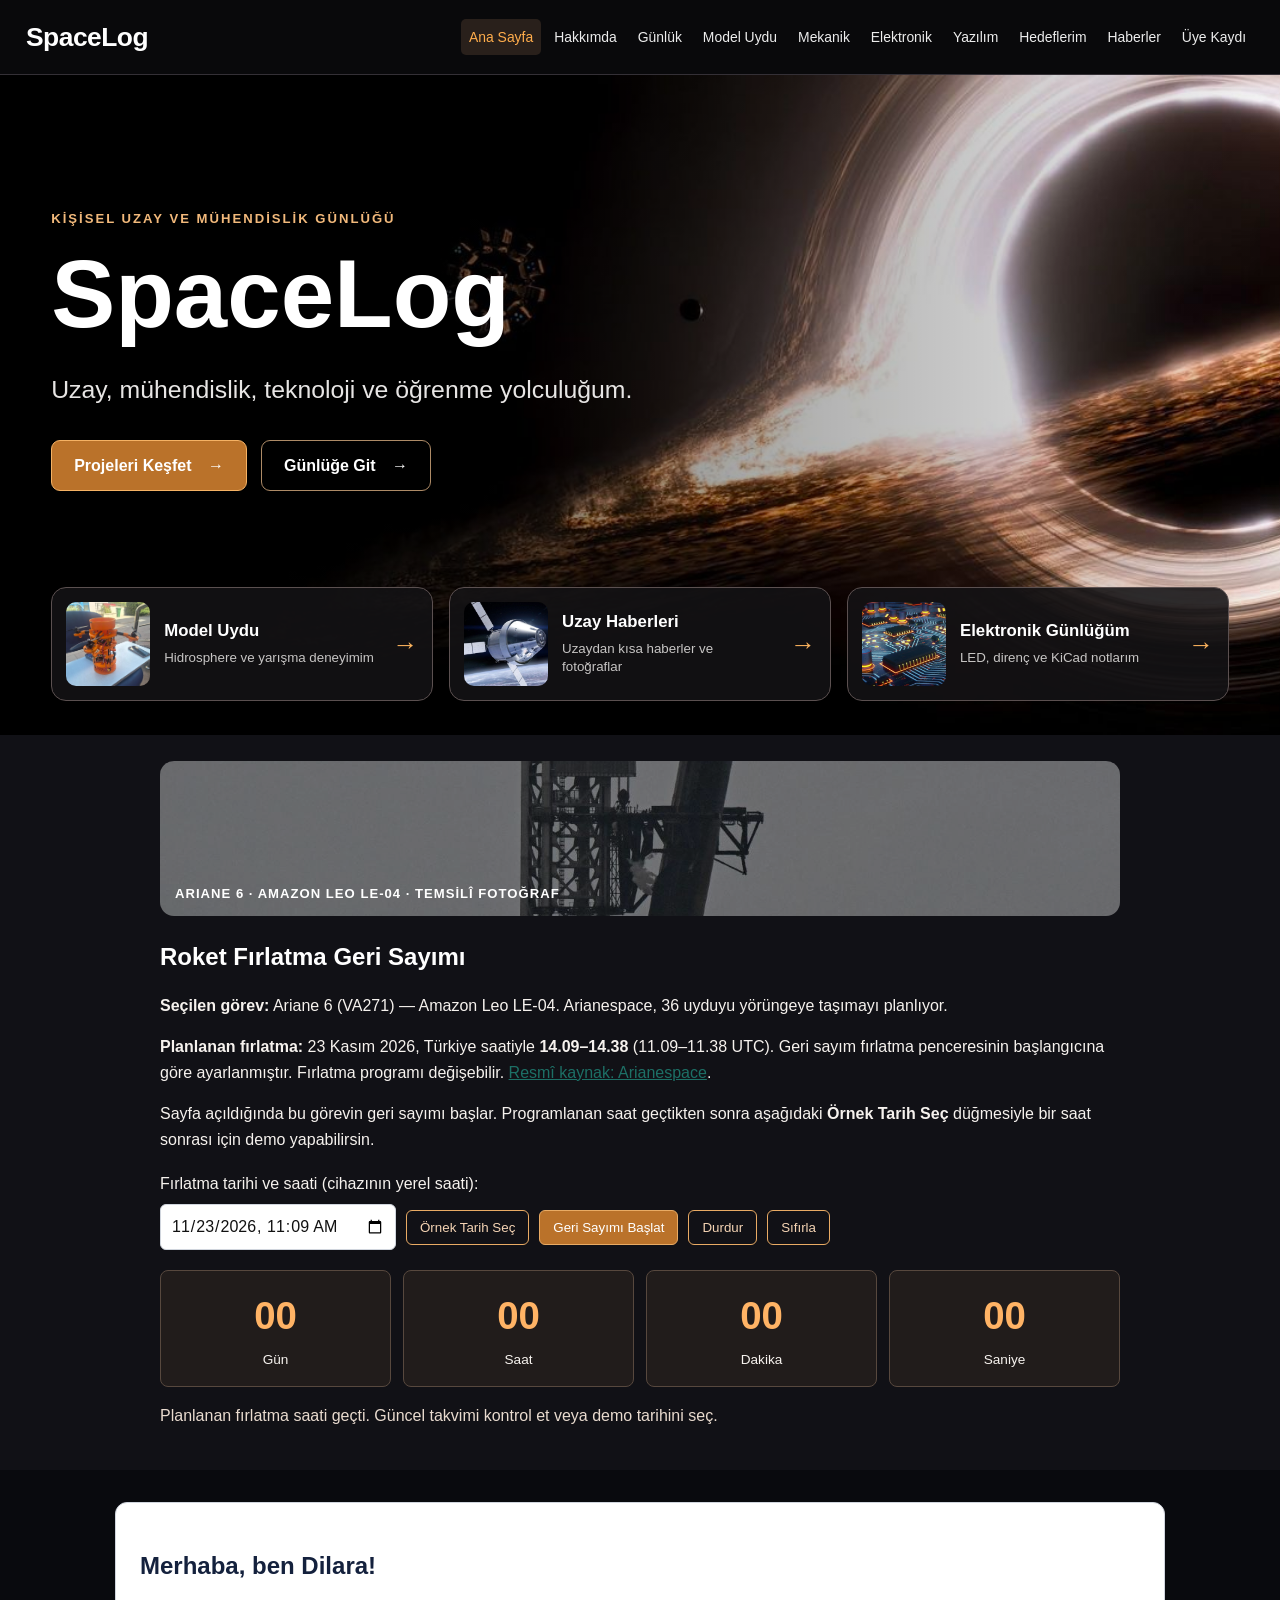
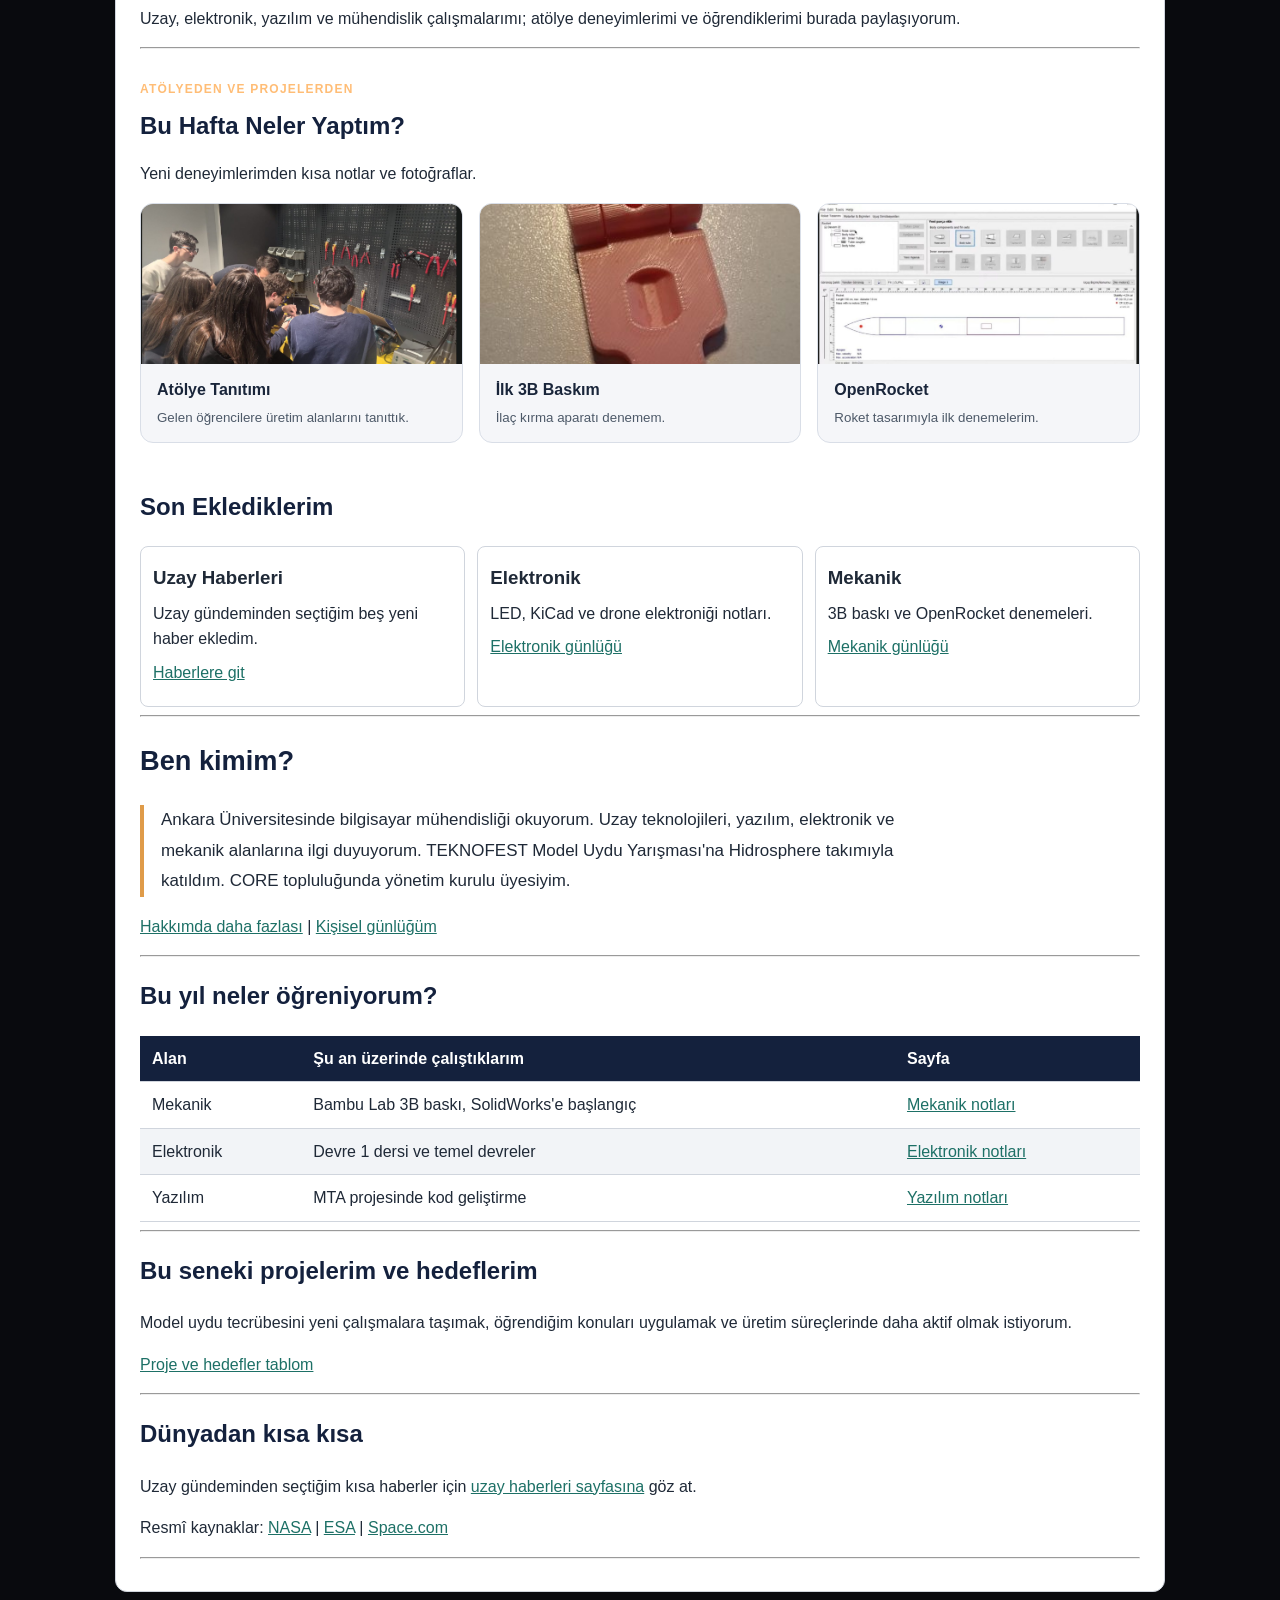
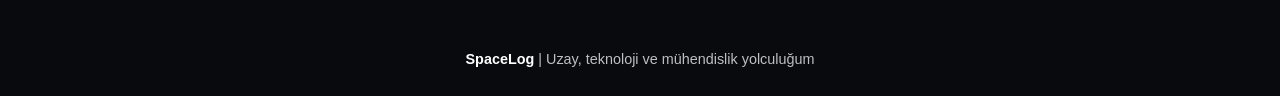
<file: index.html>
<!DOCTYPE html>
<html lang="tr">
<head>
<meta charset="utf-8"/>
<meta content="width=device-width, initial-scale=1.0" name="viewport"/>
<title>SpaceLog | Ana Sayfa</title>
<link href="css/stil.css" rel="stylesheet"/>
</head>
<body class="ana-sayfa">
<header>
<h2 class="site-adi">SpaceLog</h2>
<nav aria-label="Ana menü">
<ul>
<li><a class="aktif" href="index.html"><img alt="" height="16" src="img/home.png" width="16"/> Ana Sayfa</a></li>
<li><a href="hakkimda.html"><img alt="" height="16" src="img/minik-yildiz.png" width="16"/> Hakkımda</a></li>
<li><a href="gunluk.html"><img alt="" height="16" src="img/minik-yildiz.png" width="16"/> Günlük</a></li>
<li><a href="uydu.html"><img alt="" height="16" src="img/minik-uydu.png" width="16"/> Model Uydu</a></li>
<li><a href="mekanik.html"><img alt="" height="16" src="img/minik-arac.png" width="16"/> Mekanik</a></li>
<li><a href="elektronik.html"><img alt="" height="16" src="img/minik-cip.png" width="16"/> Elektronik</a></li>
<li><a href="yazilim.html"><img alt="" height="16" src="img/minik-cip.png" width="16"/> Yazılım</a></li>
<li><a href="hedefler.html"><img alt="" height="16" src="img/minik-roket.png" width="16"/> Hedeflerim</a></li>
<li><a href="haberler.html"><img alt="" height="16" src="img/minik-roket.png" width="16"/> Haberler</a></li>
<li><a href="uyelik.html"><img alt="" height="16" src="img/minik-yildiz.png" width="16"/> Üye Kaydı</a></li>
</ul>
</nav>
</header>
<section aria-label="SpaceLog tanıtımı" class="ana-kapak">
<div class="kapak-icerik">
<p class="ust-etiket">KİŞİSEL UZAY VE MÜHENDİSLİK GÜNLÜĞÜ</p>
<h1>SpaceLog</h1>
<p class="kapak-aciklama">Uzay, mühendislik, teknoloji ve öğrenme yolculuğum.</p>
<div class="kapak-baglantilar">
<a class="kapak-buton birincil" href="hedefler.html">Projeleri Keşfet <span aria-hidden="true">→</span></a>
<a class="kapak-buton ikincil" href="gunluk.html">Günlüğe Git <span aria-hidden="true">→</span></a>
</div>
</div>
<div class="kapak-kartlar">
<a class="kapak-kart" href="uydu.html">
<img alt="Model uydu prototipim" src="img/uydu-sistem-1.png"/>
<span><strong>Model Uydu</strong><small>Hidrosphere ve yarışma deneyimim</small></span>
<span aria-hidden="true" class="kart-ok">→</span>
</a>
<a class="kapak-kart" href="haberler.html">
<img alt="Uzay haberleri için roket fırlatışı görseli" src="img/ana-haber.jpg"/>
<span><strong>Uzay Haberleri</strong><small>Uzaydan kısa haberler ve fotoğraflar</small></span>
<span aria-hidden="true" class="kart-ok">→</span>
</a>
<a class="kapak-kart" href="elektronik.html">
<img alt="Elektronik devre kartı görseli" src="img/ana-elektronik.jpg"/>
<span><strong>Elektronik Günlüğüm</strong><small>LED, direnç ve KiCad notlarım</small></span>
<span aria-hidden="true" class="kart-ok">→</span>
</a>
</div>
</section>
<!-- Hafta 4: JavaScript ile canlı geri sayım -->
<section aria-labelledby="geri-sayim-baslik" class="geri-sayim">
<div class="geri-sayim-icerik"><div class="sayac-ust-gorsel"><img alt="Fırlatma kulesindeki Starship roketi (Ariane 6 görevi için temsilî fotoğraf)" loading="lazy" src="img/haber-starship.jpg"/><span>ARIANE 6 · AMAZON LEO LE-04 · TEMSİLÎ FOTOĞRAF</span></div>
<h2 id="geri-sayim-baslik">Roket Fırlatma Geri Sayımı</h2>
<p><strong>Seçilen görev:</strong> Ariane 6 (VA271) — Amazon Leo LE-04. Arianespace, 36 uyduyu yörüngeye taşımayı planlıyor.</p>
<p><strong>Planlanan fırlatma:</strong> 23 Kasım 2026, Türkiye saatiyle <strong>14.09–14.38</strong> (11.09–11.38 UTC). Geri sayım fırlatma penceresinin başlangıcına göre ayarlanmıştır. Fırlatma programı değişebilir. <a href="https://www.arianespace.com/news/mission-va271-launch-window-on-november-23-2026/" target="_blank" rel="noopener noreferrer">Resmî kaynak: Arianespace</a>.</p>
<p>Sayfa açıldığında bu görevin geri sayımı başlar. Programlanan saat geçtikten sonra aşağıdaki <strong>Örnek Tarih Seç</strong> düğmesiyle bir saat sonrası için demo yapabilirsin.</p>
<label for="firlatma-tarihi">Fırlatma tarihi ve saati (cihazının yerel saati):</label>
<div class="geri-sayim-kontrol">
<input id="firlatma-tarihi" type="datetime-local"/>
<button id="ornek-tarih" type="button">Örnek Tarih Seç</button>
<button id="sayaci-baslat" type="button">Geri Sayımı Başlat</button>
<button id="sayaci-durdur" type="button">Durdur</button>
<button id="sayaci-sifirla" type="button">Sıfırla</button>
</div>
<div aria-label="Fırlatmaya kalan süre" class="geri-sayim-degerler" role="timer">
<div><strong id="gun">00</strong><span>Gün</span></div>
<div><strong id="saat">00</strong><span>Saat</span></div>
<div><strong id="dakika">00</strong><span>Dakika</span></div>
<div><strong id="saniye">00</strong><span>Saniye</span></div>
</div>
<p aria-live="polite" id="sayac-mesaj">Ariane 6 görevinin geri sayımı yükleniyor...</p>
</div>
</section>
<main>
<h2>Merhaba, ben Dilara!</h2>
<p>Uzay, elektronik, yazılım ve mühendislik çalışmalarımı; atölye deneyimlerimi ve öğrendiklerimi burada paylaşıyorum.</p>
<hr/>
<section class="yeni-hafta-bolumu"><div class="bolum-ust"><span class="bolum-kicker">ATÖLYEDEN VE PROJELERDEN</span><h2>Bu Hafta Neler Yaptım?</h2><p>Yeni deneyimlerimden kısa notlar ve fotoğraflar.</p></div><div class="mini-kartlar">
<a class="mini-kart" href="gunluk.html"><img alt="Milli Teknoloji Atölyesinde öğrenciler" src="img/mta-atolye-calismasi.jpg"/><div><strong>Atölye Tanıtımı</strong><small>Gelen öğrencilere üretim alanlarını tanıttık.</small></div></a>
<a class="mini-kart" href="mekanik.html"><img alt="Pembe 3B baskı parça" src="img/ilk-3b-baskim.jpg"/><div><strong>İlk 3B Baskım</strong><small>İlaç kırma aparatı denemem.</small></div></a>
<a class="mini-kart" href="hedefler.html"><img alt="OpenRocket programında roket modeli" src="img/openrocket-denemem.jpg"/><div><strong>OpenRocket</strong><small>Roket tasarımıyla ilk denemelerim.</small></div></a>
</div></section><section>
<h2>Son Eklediklerim</h2>
<div class="calisma-kutulari">
<div class="calisma-kutu"><h3>Uzay Haberleri</h3><p>Uzay gündeminden seçtiğim beş yeni haber ekledim.</p><p><a href="haberler.html">Haberlere git</a></p></div>
<div class="calisma-kutu"><h3>Elektronik</h3><p>LED, KiCad ve drone elektroniği notları.</p><p><a href="elektronik.html">Elektronik günlüğü</a></p></div>
<div class="calisma-kutu"><h3>Mekanik</h3><p>3B baskı ve OpenRocket denemeleri.</p><p><a href="mekanik.html">Mekanik günlüğü</a></p></div>
</div>
</section>
<hr/>
<h2 class="profil-baslik">Ben kimim?</h2>
<p class="profil-aciklama">
            Ankara Üniversitesinde bilgisayar mühendisliği okuyorum. Uzay teknolojileri, yazılım, elektronik ve mekanik alanlarına ilgi duyuyorum. TEKNOFEST Model Uydu Yarışması'na Hidrosphere takımıyla katıldım. CORE topluluğunda yönetim kurulu üyesiyim.
        </p>
<p><a href="hakkimda.html">Hakkımda daha fazlası</a> | <a href="gunluk.html">Kişisel günlüğüm</a></p>
<hr/>
<h2>Bu yıl neler öğreniyorum?</h2>
<div class="tablo-kutu">
<table>
<tr>
<th>Alan</th>
<th>Şu an üzerinde çalıştıklarım</th>
<th>Sayfa</th>
</tr>
<tr>
<td>Mekanik</td>
<td>Bambu Lab 3B baskı, SolidWorks'e başlangıç</td>
<td><a href="mekanik.html">Mekanik notları</a></td>
</tr>
<tr>
<td>Elektronik</td>
<td>Devre 1 dersi ve temel devreler</td>
<td><a href="elektronik.html">Elektronik notları</a></td>
</tr>
<tr>
<td>Yazılım</td>
<td>MTA projesinde kod geliştirme</td>
<td><a href="yazilim.html">Yazılım notları</a></td>
</tr>
</table>
</div>
<hr/>
<h2>Bu seneki projelerim ve hedeflerim</h2>
<p>Model uydu tecrübesini yeni çalışmalara taşımak, öğrendiğim konuları uygulamak ve üretim süreçlerinde daha aktif olmak istiyorum.</p>
<p><a href="hedefler.html">Proje ve hedefler tablom</a></p>
<hr/>
<h2>Dünyadan kısa kısa</h2>
<p>Uzay gündeminden seçtiğim kısa haberler için <a href="haberler.html">uzay haberleri sayfasına</a> göz at.</p>
<p>
            Resmî kaynaklar:
            <a href="https://www.nasa.gov/" target="_blank">NASA</a>
            |
            <a href="https://www.esa.int/" target="_blank">ESA</a>
            |
            <a href="https://www.space.com/" target="_blank">Space.com</a>
</p>
<hr/>
</main>
<footer><p><strong>SpaceLog</strong> | Uzay, teknoloji ve mühendislik yolculuğum</p></footer>
<script src="js/script.js"></script>
</body>
</html>
</file>
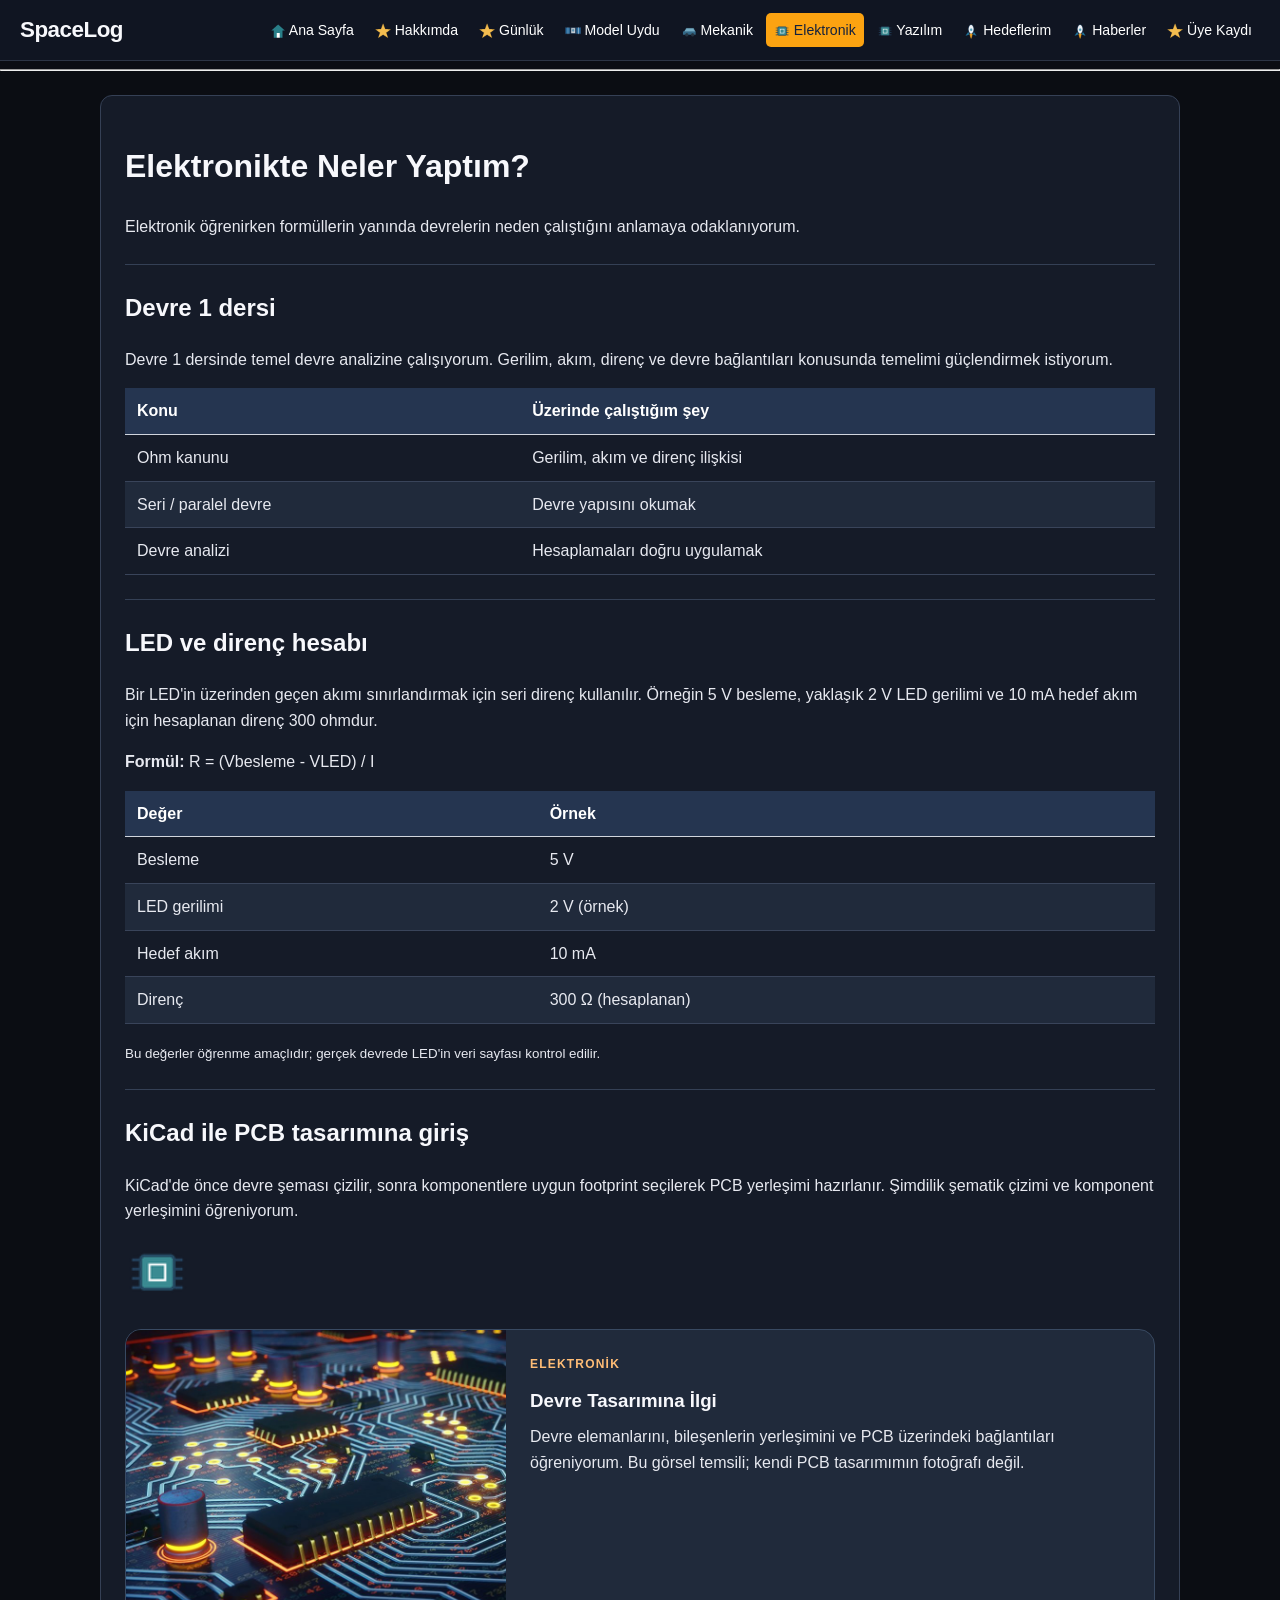
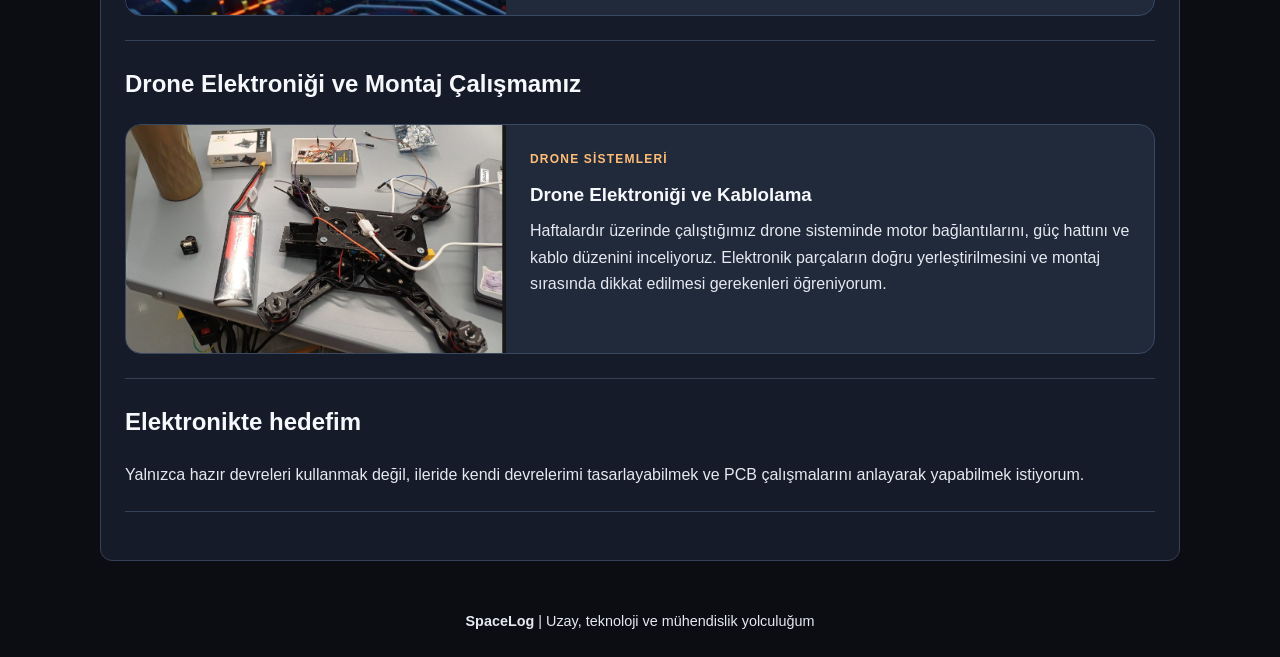
<file: elektronik.html>
<!DOCTYPE html>

<html lang="tr">
<head>
<meta charset="utf-8"/>
<meta content="width=device-width, initial-scale=1.0" name="viewport"/>
<title>SpaceLog | Elektronik Günlüğüm</title>
<link href="css/stil.css" rel="stylesheet"/>
</head>
<body class="ic-sayfa-koyu">
<header>
<h2 class="site-adi">SpaceLog</h2>
<nav aria-label="Ana menü">
<ul>
<li><a href="index.html"><img alt="" height="16" src="img/home.png" width="16"/> Ana Sayfa</a></li>
<li><a href="hakkimda.html"><img alt="" height="16" src="img/minik-yildiz.png" width="16"/> Hakkımda</a></li>
<li><a href="gunluk.html"><img alt="" height="16" src="img/minik-yildiz.png" width="16"/> Günlük</a></li>
<li><a href="uydu.html"><img alt="" height="16" src="img/minik-uydu.png" width="16"/> Model Uydu</a></li>
<li><a href="mekanik.html"><img alt="" height="16" src="img/minik-arac.png" width="16"/> Mekanik</a></li>
<li><a class="aktif" href="elektronik.html"><img alt="" height="16" src="img/minik-cip.png" width="16"/> Elektronik</a></li>
<li><a href="yazilim.html"><img alt="" height="16" src="img/minik-cip.png" width="16"/> Yazılım</a></li>
<li><a href="hedefler.html"><img alt="" height="16" src="img/minik-roket.png" width="16"/> Hedeflerim</a></li>
<li><a href="haberler.html"><img alt="" height="16" src="img/minik-roket.png" width="16"/> Haberler</a></li>
<li><a href="uyelik.html"><img alt="" height="16" src="img/minik-yildiz.png" width="16"/> Üye Kaydı</a></li>
</ul>
</nav>
</header>
<hr/>
<main>
<h1>Elektronikte Neler Yaptım?</h1>
<p>Elektronik öğrenirken formüllerin yanında devrelerin neden çalıştığını anlamaya odaklanıyorum.</p>
<hr/>
<h2>Devre 1 dersi</h2>
<p>Devre 1 dersinde temel devre analizine çalışıyorum. Gerilim, akım, direnç ve devre bağlantıları konusunda temelimi güçlendirmek istiyorum.</p>
<div class="tablo-kutu">
<table>
<tr>
<th>Konu</th>
<th>Üzerinde çalıştığım şey</th>
</tr>
<tr>
<td>Ohm kanunu</td>
<td>Gerilim, akım ve direnç ilişkisi</td>
</tr>
<tr>
<td>Seri / paralel devre</td>
<td>Devre yapısını okumak</td>
</tr>
<tr>
<td>Devre analizi</td>
<td>Hesaplamaları doğru uygulamak</td>
</tr>
</table>
</div>
<hr/>
<section>
<h2>LED ve direnç hesabı</h2>
<p>Bir LED'in üzerinden geçen akımı sınırlandırmak için seri direnç kullanılır. Örneğin 5 V besleme, yaklaşık 2 V LED gerilimi ve 10 mA hedef akım için hesaplanan direnç 300 ohmdur.</p>
<p><strong>Formül:</strong> R = (Vbesleme - VLED) / I</p>
<div class="tablo-kutu"><table>
<tr><th>Değer</th><th>Örnek</th></tr>
<tr><td>Besleme</td><td>5 V</td></tr>
<tr><td>LED gerilimi</td><td>2 V (örnek)</td></tr>
<tr><td>Hedef akım</td><td>10 mA</td></tr>
<tr><td>Direnç</td><td>300 Ω (hesaplanan)</td></tr>
</table></div>
<p><small>Bu değerler öğrenme amaçlıdır; gerçek devrede LED'in veri sayfası kontrol edilir.</small></p>
</section>
<hr/>
<section>
<h2>KiCad ile PCB tasarımına giriş</h2>
<p>KiCad'de önce devre şeması çizilir, sonra komponentlere uygun footprint seçilerek PCB yerleşimi hazırlanır. Şimdilik şematik çizimi ve komponent yerleşimini öğreniyorum.</p>
<img alt="Elektronik bölüm simgesi" src="img/minik-cip.png" width="64"/>
</section><article class="resimli-blok"><img alt="Elektronik devre kartı temsili görsel" loading="lazy" src="img/ana-elektronik.jpg"/><div><span class="bolum-kicker">ELEKTRONİK</span><h3>Devre Tasarımına İlgi</h3><p>Devre elemanlarını, bileşenlerin yerleşimini ve PCB üzerindeki bağlantıları öğreniyorum. Bu görsel temsili; kendi PCB tasarımımın fotoğrafı değil.</p></div></article>
<hr/>
<section class="drone-elektronik">
<h2>Drone Elektroniği ve Montaj Çalışmamız</h2>
<article class="resimli-blok">
<img alt="Elektronik bağlantıları ve motorları üzerinde çalıştığımız dört motorlu drone" loading="lazy" src="img/drone-prototip.jpg"/>
<div>
<span class="bolum-kicker">DRONE SİSTEMLERİ</span>
<h3>Drone Elektroniği ve Kablolama</h3>
<p>Haftalardır üzerinde çalıştığımız drone sisteminde motor bağlantılarını, güç hattını ve kablo düzenini inceliyoruz. Elektronik parçaların doğru yerleştirilmesini ve montaj sırasında dikkat edilmesi gerekenleri öğreniyorum.</p>
</div>
</article>
</section><hr/><h2>Elektronikte hedefim</h2>
<p>Yalnızca hazır devreleri kullanmak değil, ileride kendi devrelerimi tasarlayabilmek ve PCB çalışmalarını anlayarak yapabilmek istiyorum.</p>
<hr/>
</main>
<footer><p><strong>SpaceLog</strong> | Uzay, teknoloji ve mühendislik yolculuğum</p></footer>
</body>
</html>
</file>
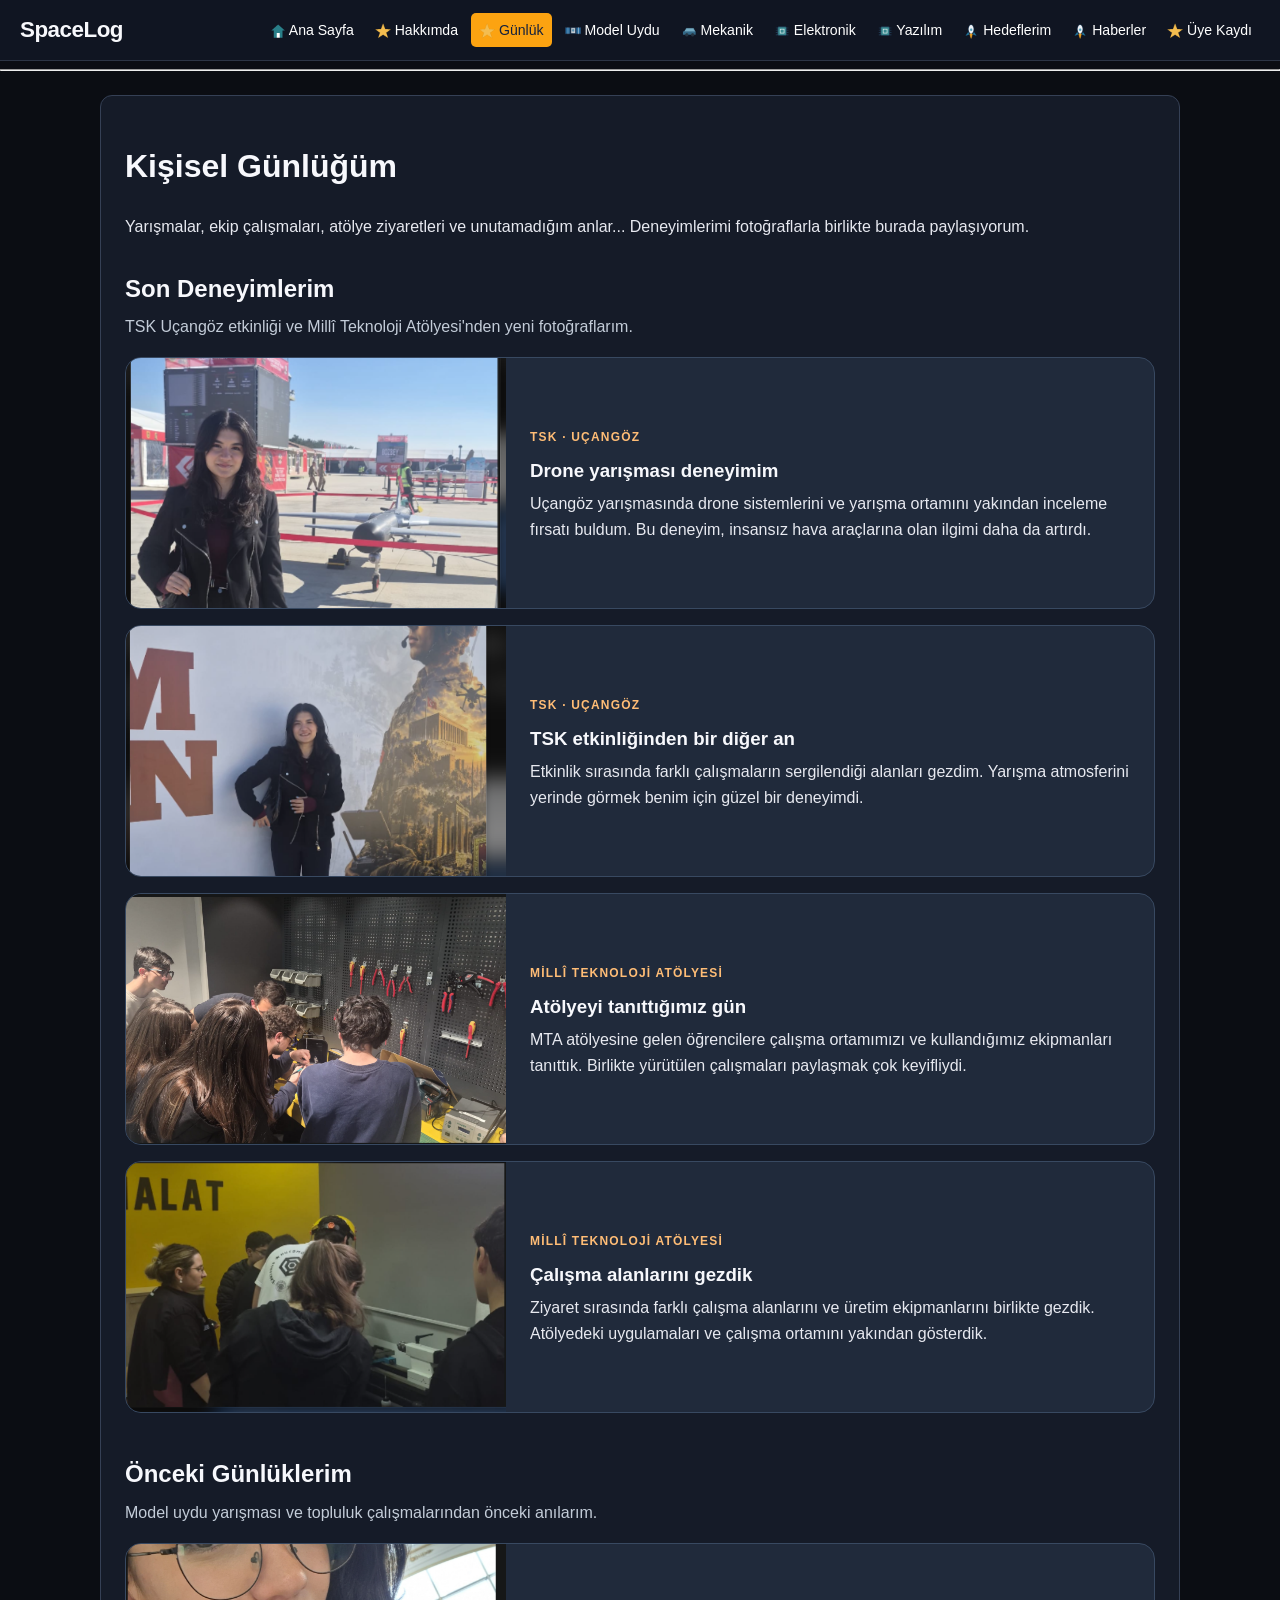
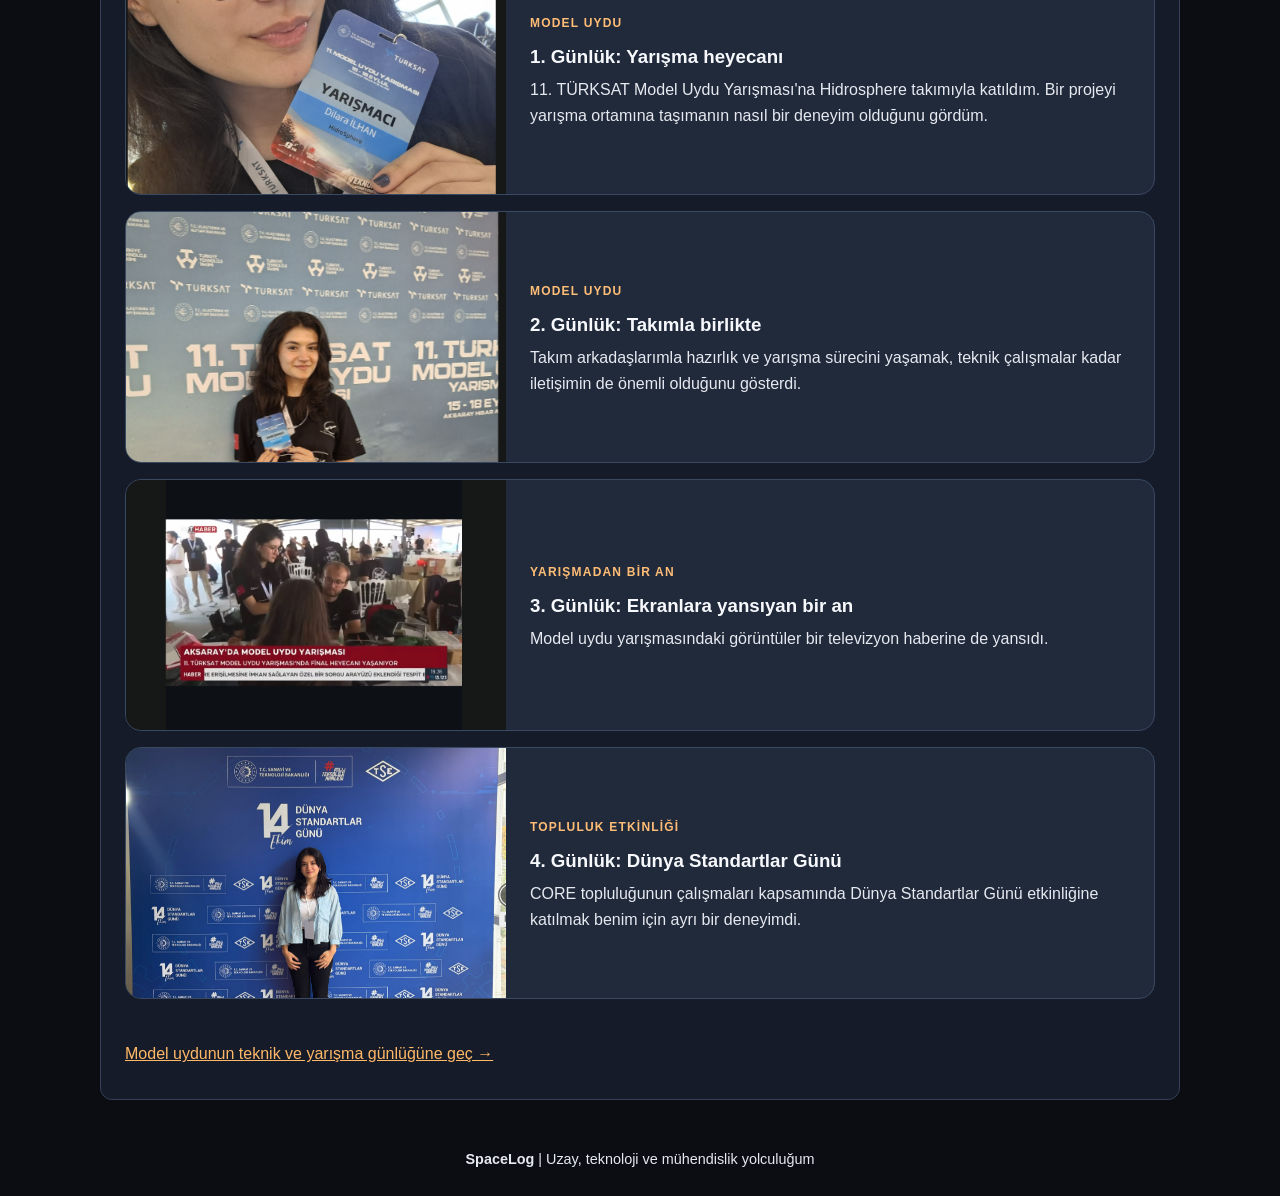
<file: gunluk.html>
<!DOCTYPE html>
<html lang="tr">
<head>
<meta charset="utf-8"/>
<meta content="width=device-width, initial-scale=1.0" name="viewport"/>
<title>SpaceLog | Kişisel Günlüğüm</title>
<link href="css/stil.css" rel="stylesheet"/>
</head>
<body class="ic-sayfa-koyu">
<header>
<h2 class="site-adi">SpaceLog</h2>
<nav aria-label="Ana menü">
<ul>
<li><a href="index.html"><img alt="" height="16" src="img/home.png" width="16"/> Ana Sayfa</a></li>
<li><a href="hakkimda.html"><img alt="" height="16" src="img/minik-yildiz.png" width="16"/> Hakkımda</a></li>
<li><a class="aktif" href="gunluk.html"><img alt="" height="16" src="img/minik-yildiz.png" width="16"/> Günlük</a></li>
<li><a href="uydu.html"><img alt="" height="16" src="img/minik-uydu.png" width="16"/> Model Uydu</a></li>
<li><a href="mekanik.html"><img alt="" height="16" src="img/minik-arac.png" width="16"/> Mekanik</a></li>
<li><a href="elektronik.html"><img alt="" height="16" src="img/minik-cip.png" width="16"/> Elektronik</a></li>
<li><a href="yazilim.html"><img alt="" height="16" src="img/minik-cip.png" width="16"/> Yazılım</a></li>
<li><a href="hedefler.html"><img alt="" height="16" src="img/minik-roket.png" width="16"/> Hedeflerim</a></li>
<li><a href="haberler.html"><img alt="" height="16" src="img/minik-roket.png" width="16"/> Haberler</a></li>
<li><a href="uyelik.html"><img alt="" height="16" src="img/minik-yildiz.png" width="16"/> Üye Kaydı</a></li>
</ul>
</nav>
</header>
<hr/>
<main class="gunluk-ana">
<h1>Kişisel Günlüğüm</h1>
<p class="gunluk-giris">Yarışmalar, ekip çalışmaları, atölye ziyaretleri ve unutamadığım anlar... Deneyimlerimi fotoğraflarla birlikte burada paylaşıyorum.</p>
<section class="yeni-gunlukler" aria-label="Son deneyimlerim">
<h2>Son Deneyimlerim</h2>
<p>TSK Uçangöz etkinliği ve Millî Teknoloji Atölyesi'nden yeni fotoğraflarım.</p>
<article class="resimli-blok gunluk-karti">
  <img src="img/tsk-drone-1.png" alt="Drone yarışması alanında bir insansız hava aracının önünde çekilmiş fotoğraf" loading="lazy">
  <div class="gunluk-karti-metin">
    <span class="bolum-kicker">TSK · UÇANGÖZ</span>
    <h3>Drone yarışması deneyimim</h3>
    <p>Uçangöz yarışmasında drone sistemlerini ve yarışma ortamını yakından inceleme fırsatı buldum. Bu deneyim, insansız hava araçlarına olan ilgimi daha da artırdı.</p>
  </div>
</article>
<article class="resimli-blok gunluk-karti">
  <img src="img/tsk-drone-2.png" alt="Etkinlik alanındaki tanıtım duvarı önünde çekilmiş fotoğraf" loading="lazy">
  <div class="gunluk-karti-metin">
    <span class="bolum-kicker">TSK · UÇANGÖZ</span>
    <h3>TSK etkinliğinden bir diğer an</h3>
    <p>Etkinlik sırasında farklı çalışmaların sergilendiği alanları gezdim. Yarışma atmosferini yerinde görmek benim için güzel bir deneyimdi.</p>
  </div>
</article>
<article class="resimli-blok gunluk-karti">
  <img src="img/mta-tanitim-gunu.png" alt="Atölyeyi ziyaret eden öğrencilerle çalışma tezgâhının başında" loading="lazy">
  <div class="gunluk-karti-metin">
    <span class="bolum-kicker">MİLLÎ TEKNOLOJİ ATÖLYESİ</span>
    <h3>Atölyeyi tanıttığımız gün</h3>
    <p>MTA atölyesine gelen öğrencilere çalışma ortamımızı ve kullandığımız ekipmanları tanıttık. Birlikte yürütülen çalışmaları paylaşmak çok keyifliydi.</p>
  </div>
</article>
<article class="resimli-blok gunluk-karti">
  <img src="img/mta-calisma-alanlari.png" alt="Atölye ziyaretinde farklı üretim ekipmanlarını yakından inceleyen grup" loading="lazy">
  <div class="gunluk-karti-metin">
    <span class="bolum-kicker">MİLLÎ TEKNOLOJİ ATÖLYESİ</span>
    <h3>Çalışma alanlarını gezdik</h3>
    <p>Ziyaret sırasında farklı çalışma alanlarını ve üretim ekipmanlarını birlikte gezdik. Atölyedeki uygulamaları ve çalışma ortamını yakından gösterdik.</p>
  </div>
</article>
</section>
<section class="yeni-gunlukler" aria-label="Önceki günlüklerim">
<h2>Önceki Günlüklerim</h2>
<p>Model uydu yarışması ve topluluk çalışmalarından önceki anılarım.</p>
<article class="resimli-blok gunluk-karti">
  <img src="img/yarismaci-yaka-karti.png" alt="11. TÜRKSAT Model Uydu Yarışması yarışmacı kartım" loading="lazy">
  <div class="gunluk-karti-metin">
    <span class="bolum-kicker">MODEL UYDU</span>
    <h3>1. Günlük: Yarışma heyecanı</h3>
    <p>11. TÜRKSAT Model Uydu Yarışması&#x27;na Hidrosphere takımıyla katıldım. Bir projeyi yarışma ortamına taşımanın nasıl bir deneyim olduğunu gördüm.</p>
  </div>
</article>
<article class="resimli-blok gunluk-karti">
  <img class="gunluk-odak-foto" src="img/yarisma-tekli-fotograf.png" alt="Model uydu yarışma alanından fotoğraf" loading="lazy">
  <div class="gunluk-karti-metin">
    <span class="bolum-kicker">MODEL UYDU</span>
    <h3>2. Günlük: Takımla birlikte</h3>
    <p>Takım arkadaşlarımla hazırlık ve yarışma sürecini yaşamak, teknik çalışmalar kadar iletişimin de önemli olduğunu gösterdi.</p>
  </div>
</article>
<article class="resimli-blok gunluk-karti">
  <img src="img/tv-haber-goruntusu.png" alt="Model uydu yarışmasının televizyon haberindeki görüntüsü" loading="lazy">
  <div class="gunluk-karti-metin">
    <span class="bolum-kicker">YARIŞMADAN BİR AN</span>
    <h3>3. Günlük: Ekranlara yansıyan bir an</h3>
    <p>Model uydu yarışmasındaki görüntüler bir televizyon haberine de yansıdı.</p>
  </div>
</article>
<article class="resimli-blok gunluk-karti">
  <img src="img/tse-etkinlik-fotografi.png" alt="Dünya Standartlar Günü etkinliğinden fotoğraf" loading="lazy">
  <div class="gunluk-karti-metin">
    <span class="bolum-kicker">TOPLULUK ETKİNLİĞİ</span>
    <h3>4. Günlük: Dünya Standartlar Günü</h3>
    <p>CORE topluluğunun çalışmaları kapsamında Dünya Standartlar Günü etkinliğine katılmak benim için ayrı bir deneyimdi.</p>
  </div>
</article>
</section>
<p class="gunluk-alt-baglanti"><a href="uydu.html">Model uydunun teknik ve yarışma günlüğüne geç →</a></p>
</main>
<footer><p><strong>SpaceLog</strong> | Uzay, teknoloji ve mühendislik yolculuğum</p></footer>
</body>
</html>
</file>
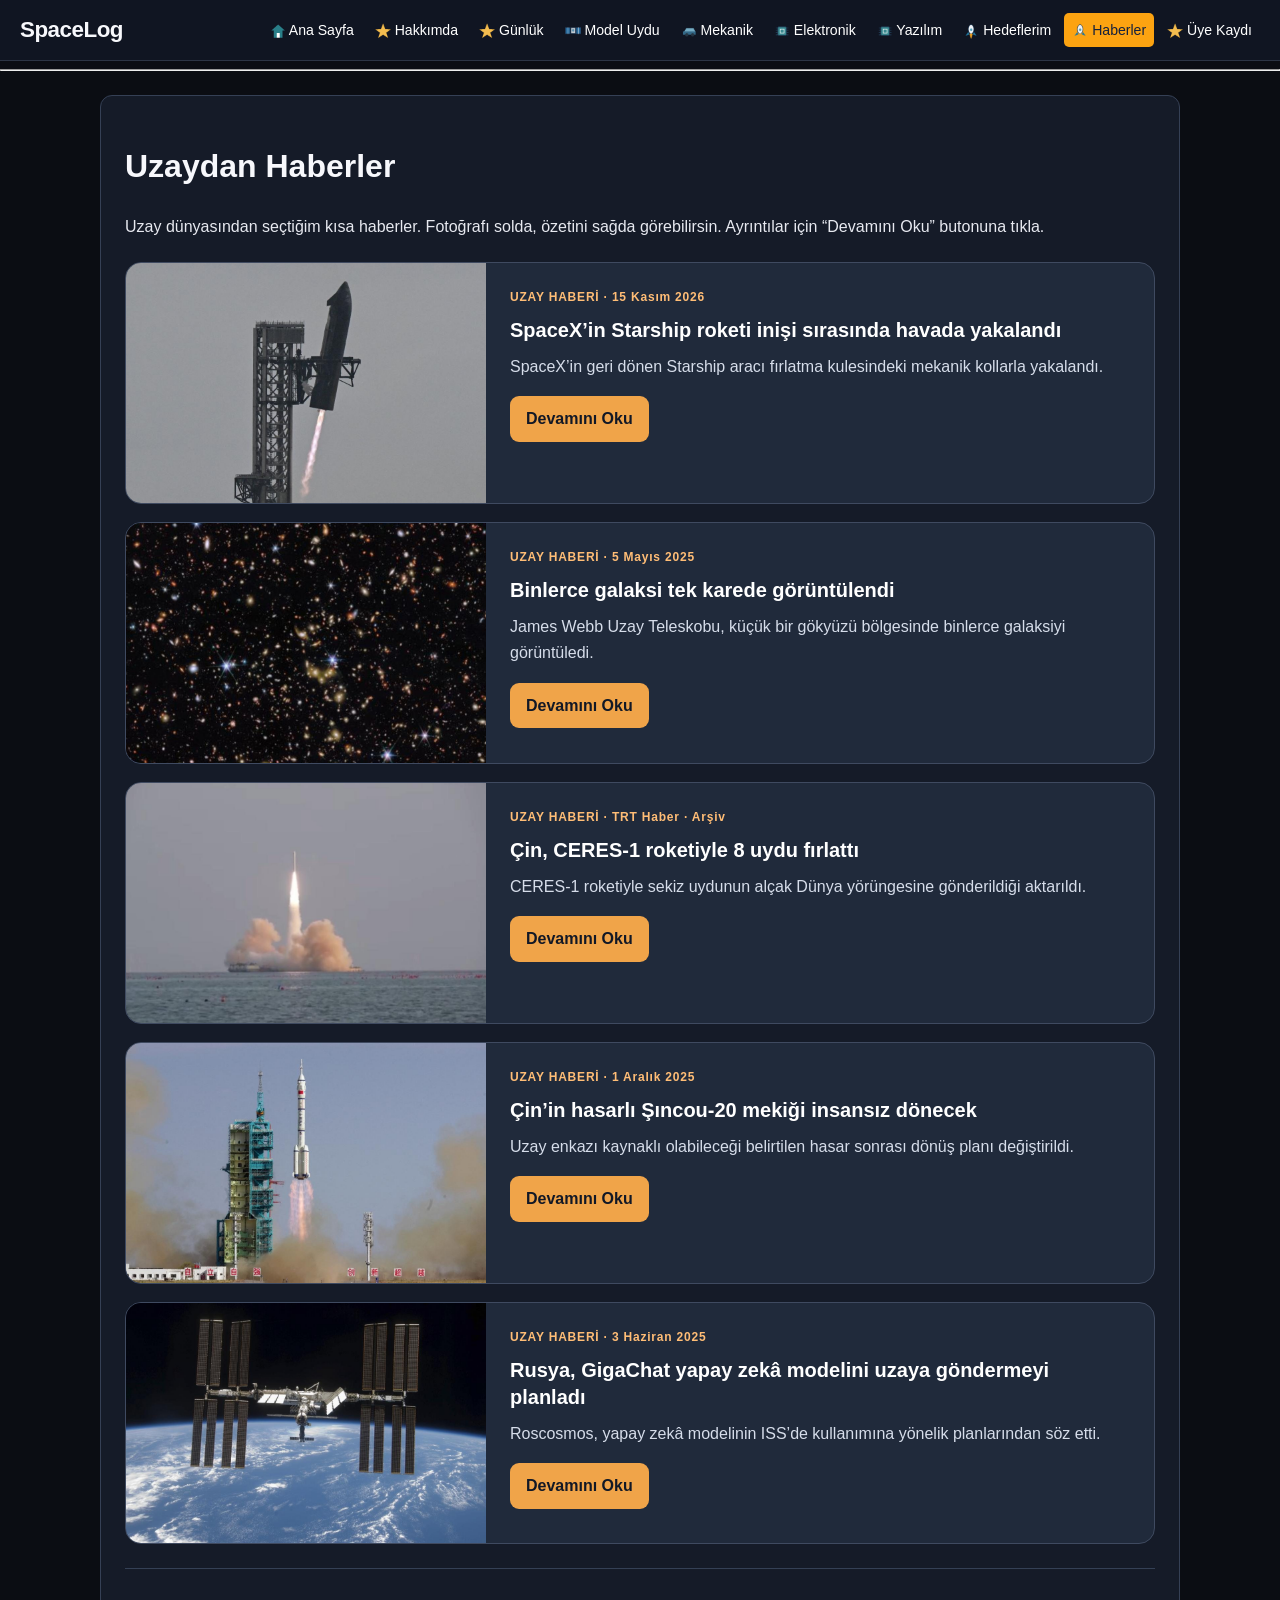
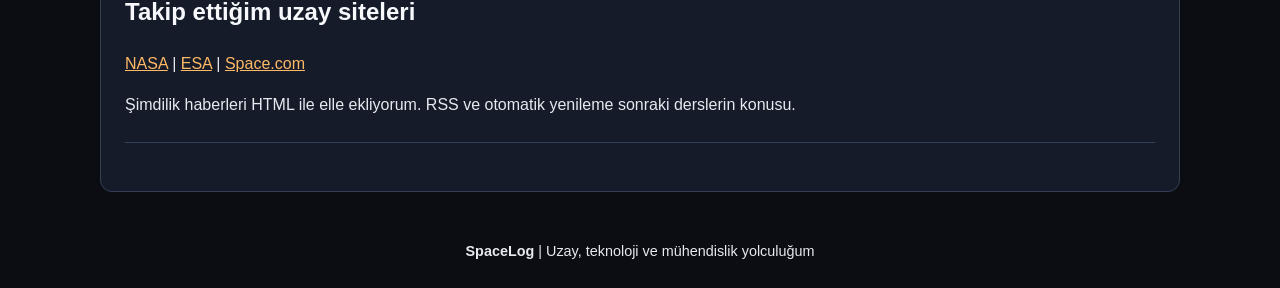
<file: haberler.html>
<!DOCTYPE html>
<html lang="tr">
<head>
<meta charset="utf-8"/>
<meta content="width=device-width, initial-scale=1.0" name="viewport"/>
<title>SpaceLog | Uzay Haberleri</title>
<link href="css/stil.css" rel="stylesheet"/>
</head>
<body class="ic-sayfa-koyu">
<header>
<h2 class="site-adi">SpaceLog</h2>
<nav aria-label="Ana menü">
<ul>
<li><a href="index.html"><img alt="" height="16" src="img/home.png" width="16"/> Ana Sayfa</a></li>
<li><a href="hakkimda.html"><img alt="" height="16" src="img/minik-yildiz.png" width="16"/> Hakkımda</a></li>
<li><a href="gunluk.html"><img alt="" height="16" src="img/minik-yildiz.png" width="16"/> Günlük</a></li>
<li><a href="uydu.html"><img alt="" height="16" src="img/minik-uydu.png" width="16"/> Model Uydu</a></li>
<li><a href="mekanik.html"><img alt="" height="16" src="img/minik-arac.png" width="16"/> Mekanik</a></li>
<li><a href="elektronik.html"><img alt="" height="16" src="img/minik-cip.png" width="16"/> Elektronik</a></li>
<li><a href="yazilim.html"><img alt="" height="16" src="img/minik-cip.png" width="16"/> Yazılım</a></li>
<li><a href="hedefler.html"><img alt="" height="16" src="img/minik-roket.png" width="16"/> Hedeflerim</a></li>
<li><a class="aktif" href="haberler.html"><img alt="" height="16" src="img/minik-roket.png" width="16"/> Haberler</a></li>
<li><a href="uyelik.html"><img alt="" height="16" src="img/minik-yildiz.png" width="16"/> Üye Kaydı</a></li>
</ul>
</nav>
</header>
<hr/>
<main>
<h1>Uzaydan Haberler</h1>
<p>Uzay dünyasından seçtiğim kısa haberler. Fotoğrafı solda, özetini sağda görebilirsin. Ayrıntılar için “Devamını Oku” butonuna tıkla.</p><div class="haber-listesi haber-yeni-listesi"><article class="haber-karti haber-yeni-kart"><img alt="SpaceX’in Starship roketi inişi sırasında havada yakalandı için haber görseli" class="haber-fotograf" loading="lazy" src="img/haber-starship.jpg"/><div class="haber-metin"><span class="haber-kategori">UZAY HABERİ · 15 Kasım 2026</span><h2>SpaceX’in Starship roketi inişi sırasında havada yakalandı</h2><p>SpaceX’in geri dönen Starship aracı fırlatma kulesindeki mekanik kollarla yakalandı.</p><button aria-controls="haber-detay-1" aria-expanded="false" class="haber-detay-buton" type="button">Devamını Oku</button><div class="haber-detay" hidden="" id="haber-detay-1"><p>Habere göre araç, Starbase tesisine yaklaşırken Mechazilla adı verilen mekanik kollarla karşılandı. Bu gelişme, yeniden kullanılabilir roket teknolojileri açısından dikkat çekici bir örnek olarak aktarıldı.</p><p><a href="https://www.trthaber.com/haber/dunya/spacexin-starship-roketi-inisi-sirasinda-havada-yakalandi-963331.html" rel="noopener noreferrer" target="_blank">TRT Haber’de oku</a></p><small>Fotoğraf: TRT Haber arşiv görseli; içerik kısaltılarak yeniden yazılmıştır.</small></div></div></article><article class="haber-karti haber-yeni-kart"><img alt="Binlerce galaksi tek karede görüntülendi için haber görseli" class="haber-fotograf" loading="lazy" src="img/haber-jwst.jpg"/><div class="haber-metin"><span class="haber-kategori">UZAY HABERİ · 5 Mayıs 2025</span><h2>Binlerce galaksi tek karede görüntülendi</h2><p>James Webb Uzay Teleskobu, küçük bir gökyüzü bölgesinde binlerce galaksiyi görüntüledi.</p><button aria-controls="haber-detay-2" aria-expanded="false" class="haber-detay-buton" type="button">Devamını Oku</button><div class="haber-detay" hidden="" id="haber-detay-2"><p>COSMOS-Web araştırmaları kapsamında elde edilen görüntü, gökbilimcilere uzak galaksi gruplarını inceleme fırsatı sunuyor. Parlak ışık noktalarının çoğu, çok uzak galaksilere karşılık geliyor.</p><p><a href="https://www.trthaber.com/haber/dunya/her-bir-isik-bir-galaksi-demek-binlerce-galaksi-tek-karede-goruntulendi-906230.html" rel="noopener noreferrer" target="_blank">TRT Haber’de oku</a></p><small>Fotoğraf: TRT Haber arşiv görseli; içerik kısaltılarak yeniden yazılmıştır.</small></div></div></article><article class="haber-karti haber-yeni-kart"><img alt="Çin, CERES-1 roketiyle 8 uydu fırlattı için haber görseli" class="haber-fotograf" loading="lazy" src="img/haber-ceres.jpg"/><div class="haber-metin"><span class="haber-kategori">UZAY HABERİ · TRT Haber · Arşiv</span><h2>Çin, CERES-1 roketiyle 8 uydu fırlattı</h2><p>CERES-1 roketiyle sekiz uydunun alçak Dünya yörüngesine gönderildiği aktarıldı.</p><button aria-controls="haber-detay-3" aria-expanded="false" class="haber-detay-buton" type="button">Devamını Oku</button><div class="haber-detay" hidden="" id="haber-detay-3"><p>Paylaşılan habere göre fırlatılan uydular arasında Yünyao-1 serisi ve AIRSAT uyduları bulunuyor. Bu görev, özel şirketlerin uydu fırlatma faaliyetlerine örnek gösteriliyor.</p><p><a href="https://trthaberstatic.cdn.wp.trt.com.tr/resimler/2104000/ceres-1-re-2104341.jpg" rel="noopener noreferrer" target="_blank">Kaynak görseli (TRT Haber)</a></p><small>Fotoğraf: TRT Haber arşiv görseli; içerik kısaltılarak yeniden yazılmıştır.</small></div></div></article><article class="haber-karti haber-yeni-kart"><img alt="Çin’in hasarlı Şıncou-20 mekiği insansız dönecek için haber görseli" class="haber-fotograf" loading="lazy" src="img/haber-shenzhou.jpg"/><div class="haber-metin"><span class="haber-kategori">UZAY HABERİ · 1 Aralık 2025</span><h2>Çin’in hasarlı Şıncou-20 mekiği insansız dönecek</h2><p>Uzay enkazı kaynaklı olabileceği belirtilen hasar sonrası dönüş planı değiştirildi.</p><button aria-controls="haber-detay-4" aria-expanded="false" class="haber-detay-buton" type="button">Devamını Oku</button><div class="haber-detay" hidden="" id="haber-detay-4"><p>Tiengong Uzay İstasyonu ile görev yapan Şıncou-20 mekiğinin camındaki çatlak nedeniyle mürettebatın güvenliği için geri dönüş planının değiştirildiği ve aracın insansız döneceğinin duyurulduğu aktarıldı.</p><p><a href="https://www.trthaber.com/haber/dunya-disi/cinin-hasar-goren-personel-tasiyici-mekigi-dunyaya-insansiz-donecek-927509.html" rel="noopener noreferrer" target="_blank">TRT Haber’de oku</a></p><small>Fotoğraf: TRT Haber arşiv görseli; içerik kısaltılarak yeniden yazılmıştır.</small></div></div></article><article class="haber-karti haber-yeni-kart"><img alt="Rusya, GigaChat yapay zekâ modelini uzaya göndermeyi planladı için haber görseli" class="haber-fotograf" loading="lazy" src="img/haber-iss.jpg"/><div class="haber-metin"><span class="haber-kategori">UZAY HABERİ · 3 Haziran 2025</span><h2>Rusya, GigaChat yapay zekâ modelini uzaya göndermeyi planladı</h2><p>Roscosmos, yapay zekâ modelinin ISS’de kullanımına yönelik planlarından söz etti.</p><button aria-controls="haber-detay-5" aria-expanded="false" class="haber-detay-buton" type="button">Devamını Oku</button><div class="haber-detay" hidden="" id="haber-detay-5"><p>Roscosmos Başkanı, Sberbank tarafından geliştirilen GigaChat modelinin kozmonotların çalışmalarında kullanılmasına yönelik bir plan açıklandığını belirtti. Haber bir planı anlatıyor; uygulamanın gerçekleştiği iddia edilmiyor.</p><p><a href="https://www.trthaber.com/haber/dunya-disi/ruslar-yapay-zeka-modelini-uzaya-gonderecek-909405.html" rel="noopener noreferrer" target="_blank">TRT Haber’de oku</a></p><small>Fotoğraf: TRT Haber arşiv görseli; içerik kısaltılarak yeniden yazılmıştır.</small></div></div></article></div>

<hr/>
<h2>Takip ettiğim uzay siteleri</h2>
<p><a href="https://www.nasa.gov/" target="_blank">NASA</a> | <a href="https://www.esa.int/" target="_blank">ESA</a> | <a href="https://www.space.com/" target="_blank">Space.com</a></p>
<p>Şimdilik haberleri HTML ile elle ekliyorum. RSS ve otomatik yenileme sonraki derslerin konusu.</p>
<hr/>
</main>
<footer><p><strong>SpaceLog</strong> | Uzay, teknoloji ve mühendislik yolculuğum</p></footer>
<script src="js/haberler.js"></script></body>
</html>
</file>
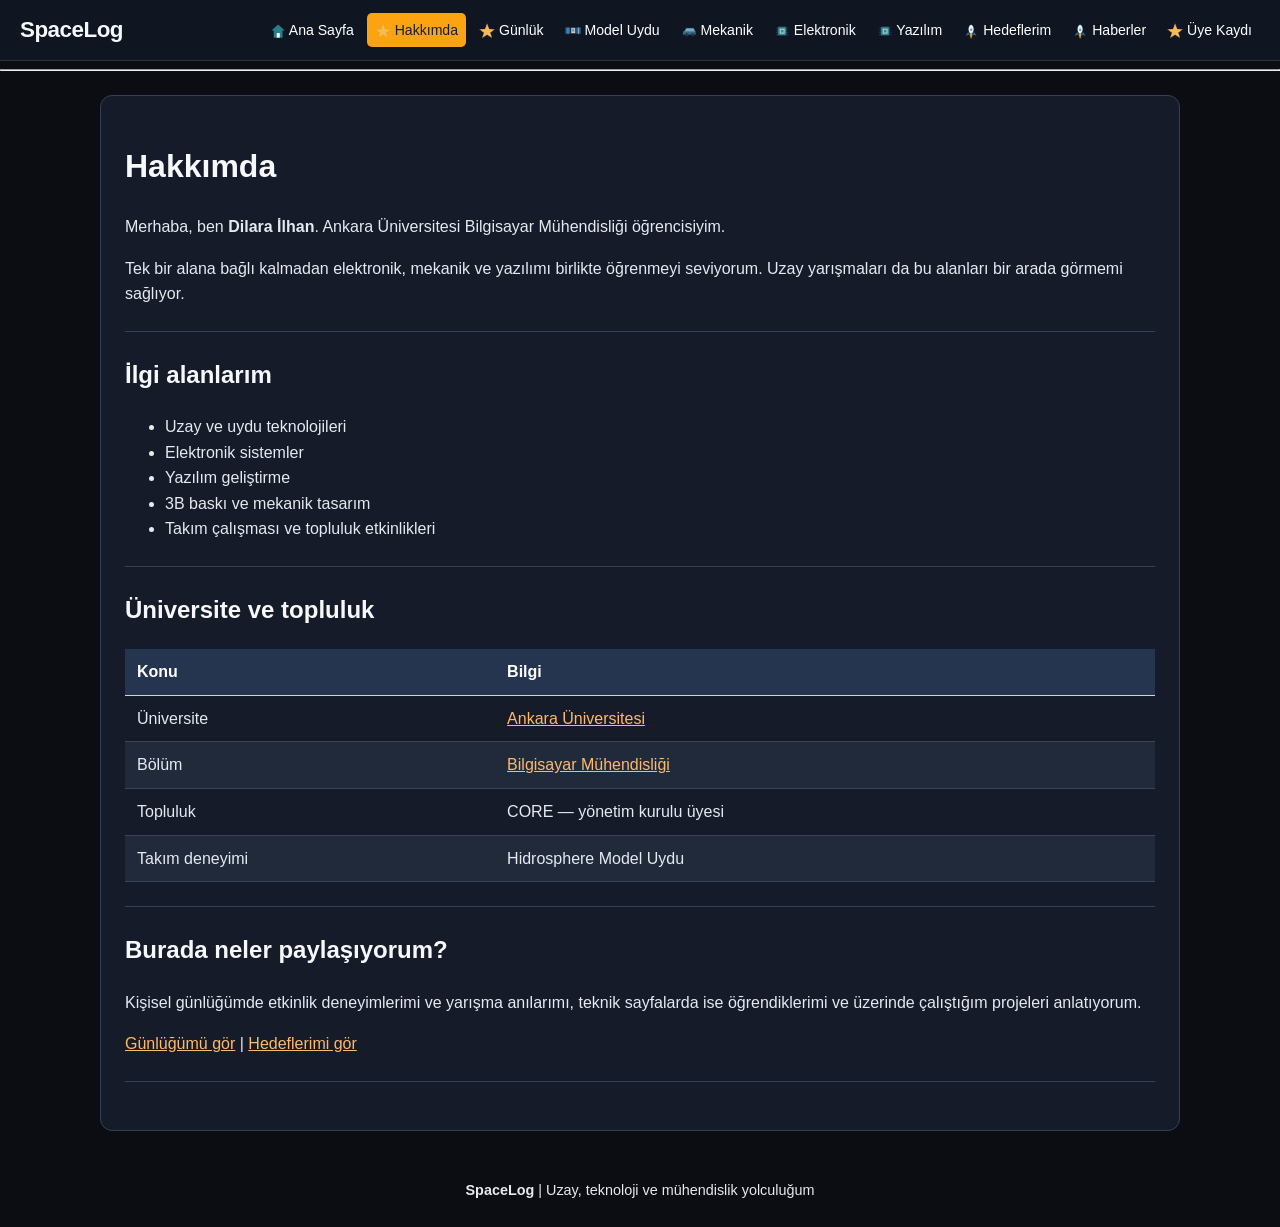
<file: hakkimda.html>
<!DOCTYPE html>
<html lang="tr">
<head>
<meta charset="utf-8"/>
<meta content="width=device-width, initial-scale=1.0" name="viewport"/>
<title>SpaceLog | Hakkımda</title>
<link href="css/stil.css" rel="stylesheet"/>
</head>
<body class="ic-sayfa-koyu">
<header>
<h2 class="site-adi">SpaceLog</h2>
<nav aria-label="Ana menü">
<ul>
<li><a href="index.html"><img alt="" height="16" src="img/home.png" width="16"/> Ana Sayfa</a></li>
<li><a class="aktif" href="hakkimda.html"><img alt="" height="16" src="img/minik-yildiz.png" width="16"/> Hakkımda</a></li>
<li><a href="gunluk.html"><img alt="" height="16" src="img/minik-yildiz.png" width="16"/> Günlük</a></li>
<li><a href="uydu.html"><img alt="" height="16" src="img/minik-uydu.png" width="16"/> Model Uydu</a></li>
<li><a href="mekanik.html"><img alt="" height="16" src="img/minik-arac.png" width="16"/> Mekanik</a></li>
<li><a href="elektronik.html"><img alt="" height="16" src="img/minik-cip.png" width="16"/> Elektronik</a></li>
<li><a href="yazilim.html"><img alt="" height="16" src="img/minik-cip.png" width="16"/> Yazılım</a></li>
<li><a href="hedefler.html"><img alt="" height="16" src="img/minik-roket.png" width="16"/> Hedeflerim</a></li>
<li><a href="haberler.html"><img alt="" height="16" src="img/minik-roket.png" width="16"/> Haberler</a></li>
<li><a href="uyelik.html"><img alt="" height="16" src="img/minik-yildiz.png" width="16"/> Üye Kaydı</a></li>
</ul>
</nav>
</header>
<hr/>
<main>
<h1>Hakkımda</h1>
<p>Merhaba, ben <strong>Dilara İlhan</strong>. Ankara Üniversitesi Bilgisayar Mühendisliği öğrencisiyim.</p>
<p>Tek bir alana bağlı kalmadan elektronik, mekanik ve yazılımı birlikte öğrenmeyi seviyorum. Uzay yarışmaları da bu alanları bir arada görmemi sağlıyor.</p>
<hr/>
<h2>İlgi alanlarım</h2>
<ul>
<li>Uzay ve uydu teknolojileri</li>
<li>Elektronik sistemler</li>
<li>Yazılım geliştirme</li>
<li>3B baskı ve mekanik tasarım</li>
<li>Takım çalışması ve topluluk etkinlikleri</li>
</ul>
<hr/>
<h2>Üniversite ve topluluk</h2>
<div class="tablo-kutu">
<table>
<tr>
<th>Konu</th>
<th>Bilgi</th>
</tr>
<tr>
<td>Üniversite</td>
<td><a href="https://www.ankara.edu.tr/" target="_blank">Ankara Üniversitesi</a></td>
</tr>
<tr>
<td>Bölüm</td>
<td><a href="https://comp.eng.ankara.edu.tr/" target="_blank">Bilgisayar Mühendisliği</a></td>
</tr>
<tr>
<td>Topluluk</td>
<td>CORE — yönetim kurulu üyesi</td>
</tr>
<tr>
<td>Takım deneyimi</td>
<td>Hidrosphere Model Uydu</td>
</tr>
</table>
</div>
<hr/>
<h2>Burada neler paylaşıyorum?</h2>
<p>Kişisel günlüğümde etkinlik deneyimlerimi ve yarışma anılarımı, teknik sayfalarda ise öğrendiklerimi ve üzerinde çalıştığım projeleri anlatıyorum.</p>
<p><a href="gunluk.html">Günlüğümü gör</a> | <a href="hedefler.html">Hedeflerimi gör</a></p>
<hr/>
</main>
<footer><p><strong>SpaceLog</strong> | Uzay, teknoloji ve mühendislik yolculuğum</p></footer>
</body>
</html>
</file>
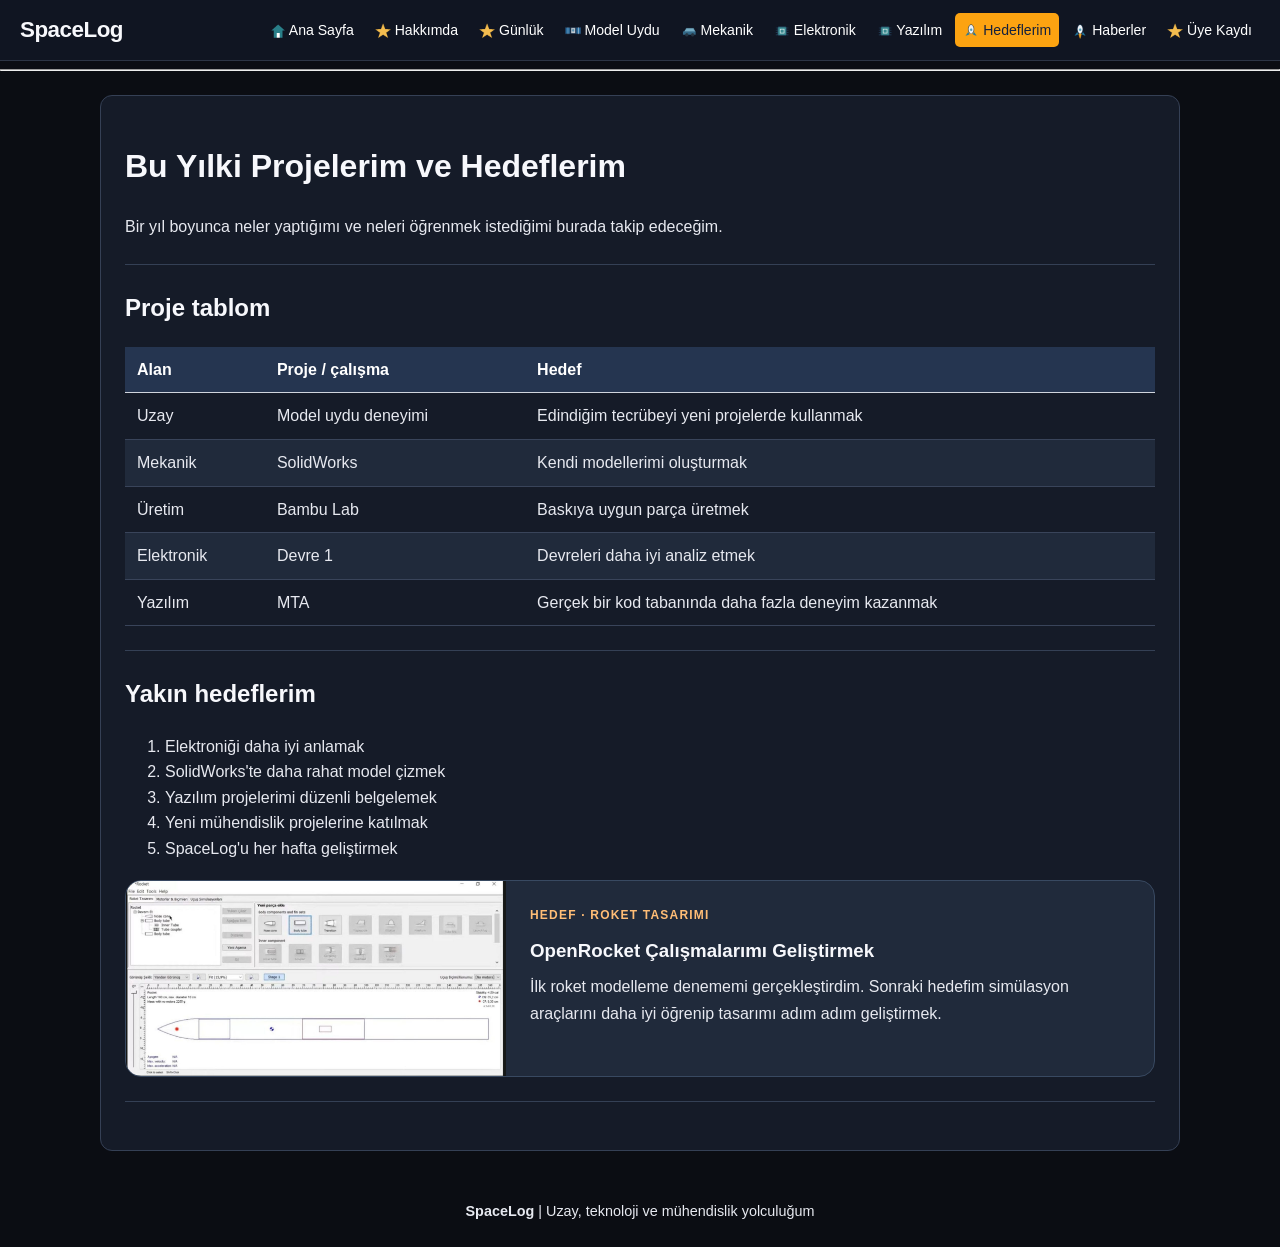
<file: hedefler.html>
<!DOCTYPE html>
<html lang="tr">
<head>
<meta charset="utf-8"/>
<meta content="width=device-width, initial-scale=1.0" name="viewport"/>
<title>SpaceLog | Bu Yılki Projelerim ve Hedeflerim</title>
<link href="css/stil.css" rel="stylesheet"/>
</head>
<body class="ic-sayfa-koyu">
<header>
<h2 class="site-adi">SpaceLog</h2>
<nav aria-label="Ana menü">
<ul>
<li><a href="index.html"><img alt="" height="16" src="img/home.png" width="16"/> Ana Sayfa</a></li>
<li><a href="hakkimda.html"><img alt="" height="16" src="img/minik-yildiz.png" width="16"/> Hakkımda</a></li>
<li><a href="gunluk.html"><img alt="" height="16" src="img/minik-yildiz.png" width="16"/> Günlük</a></li>
<li><a href="uydu.html"><img alt="" height="16" src="img/minik-uydu.png" width="16"/> Model Uydu</a></li>
<li><a href="mekanik.html"><img alt="" height="16" src="img/minik-arac.png" width="16"/> Mekanik</a></li>
<li><a href="elektronik.html"><img alt="" height="16" src="img/minik-cip.png" width="16"/> Elektronik</a></li>
<li><a href="yazilim.html"><img alt="" height="16" src="img/minik-cip.png" width="16"/> Yazılım</a></li>
<li><a class="aktif" href="hedefler.html"><img alt="" height="16" src="img/minik-roket.png" width="16"/> Hedeflerim</a></li>
<li><a href="haberler.html"><img alt="" height="16" src="img/minik-roket.png" width="16"/> Haberler</a></li>
<li><a href="uyelik.html"><img alt="" height="16" src="img/minik-yildiz.png" width="16"/> Üye Kaydı</a></li>
</ul>
</nav>
</header>
<hr/>
<main>
<h1>Bu Yılki Projelerim ve Hedeflerim</h1>
<p>Bir yıl boyunca neler yaptığımı ve neleri öğrenmek istediğimi burada takip edeceğim.</p>
<hr/>
<h2>Proje tablom</h2>
<div class="tablo-kutu">
<table>
<tr>
<th>Alan</th>
<th>Proje / çalışma</th>
<th>Hedef</th>
</tr>
<tr>
<td>Uzay</td>
<td>Model uydu deneyimi</td>
<td>Edindiğim tecrübeyi yeni projelerde kullanmak</td>
</tr>
<tr>
<td>Mekanik</td>
<td>SolidWorks</td>
<td>Kendi modellerimi oluşturmak</td>
</tr>
<tr>
<td>Üretim</td>
<td>Bambu Lab</td>
<td>Baskıya uygun parça üretmek</td>
</tr>
<tr>
<td>Elektronik</td>
<td>Devre 1</td>
<td>Devreleri daha iyi analiz etmek</td>
</tr>
<tr>
<td>Yazılım</td>
<td>MTA</td>
<td>Gerçek bir kod tabanında daha fazla deneyim kazanmak</td>
</tr>
</table>
</div>
<hr/>
<h2>Yakın hedeflerim</h2>
<ol>
<li>Elektroniği daha iyi anlamak</li>
<li>SolidWorks'te daha rahat model çizmek</li>
<li>Yazılım projelerimi düzenli belgelemek</li>
<li>Yeni mühendislik projelerine katılmak</li>
<li>SpaceLog'u her hafta geliştirmek</li>
</ol>
<article class="resimli-blok"><img alt="OpenRocket gövde modelleme ekran görüntüsü" loading="lazy" src="img/openrocket-denemem.jpg"/><div><span class="bolum-kicker">HEDEF · ROKET TASARIMI</span><h3>OpenRocket Çalışmalarımı Geliştirmek</h3><p>İlk roket modelleme denememi gerçekleştirdim. Sonraki hedefim simülasyon araçlarını daha iyi öğrenip tasarımı adım adım geliştirmek.</p></div></article><hr/>
</main>
<footer><p><strong>SpaceLog</strong> | Uzay, teknoloji ve mühendislik yolculuğum</p></footer>
</body>
</html>
</file>
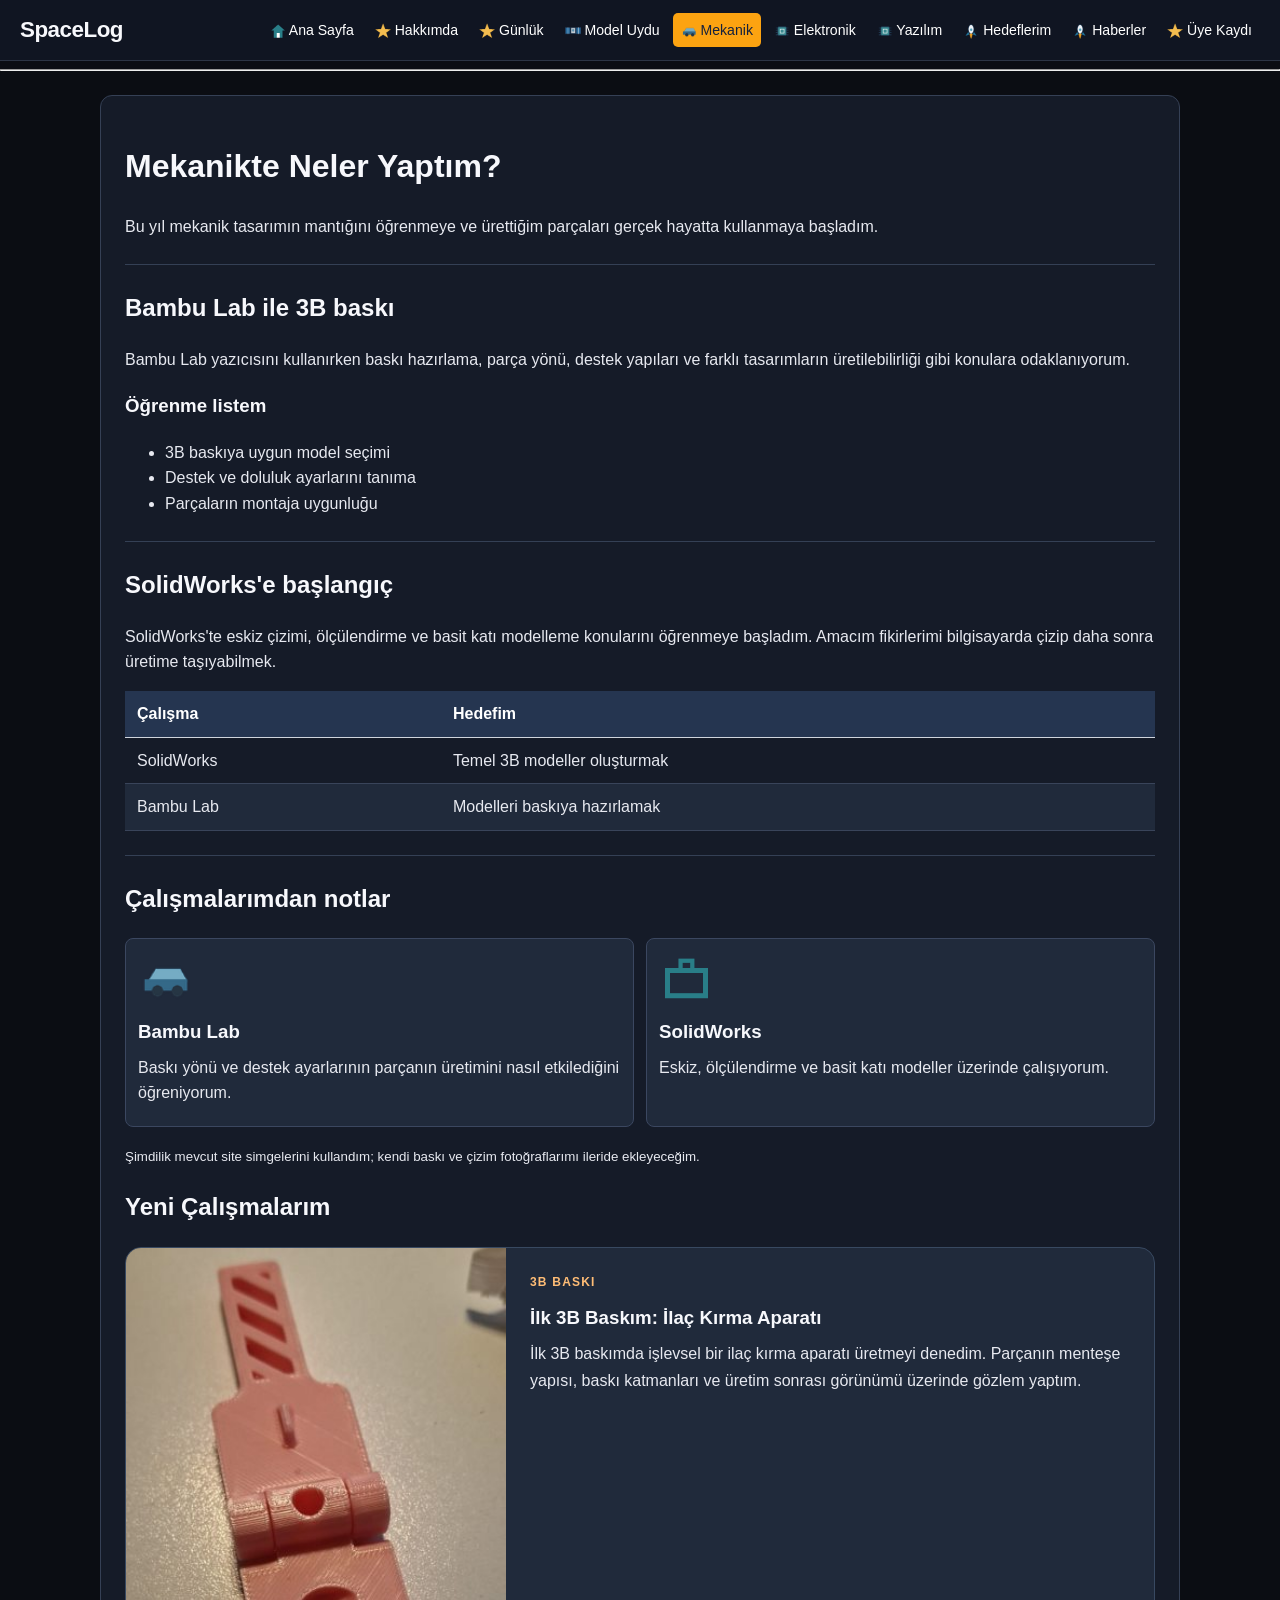
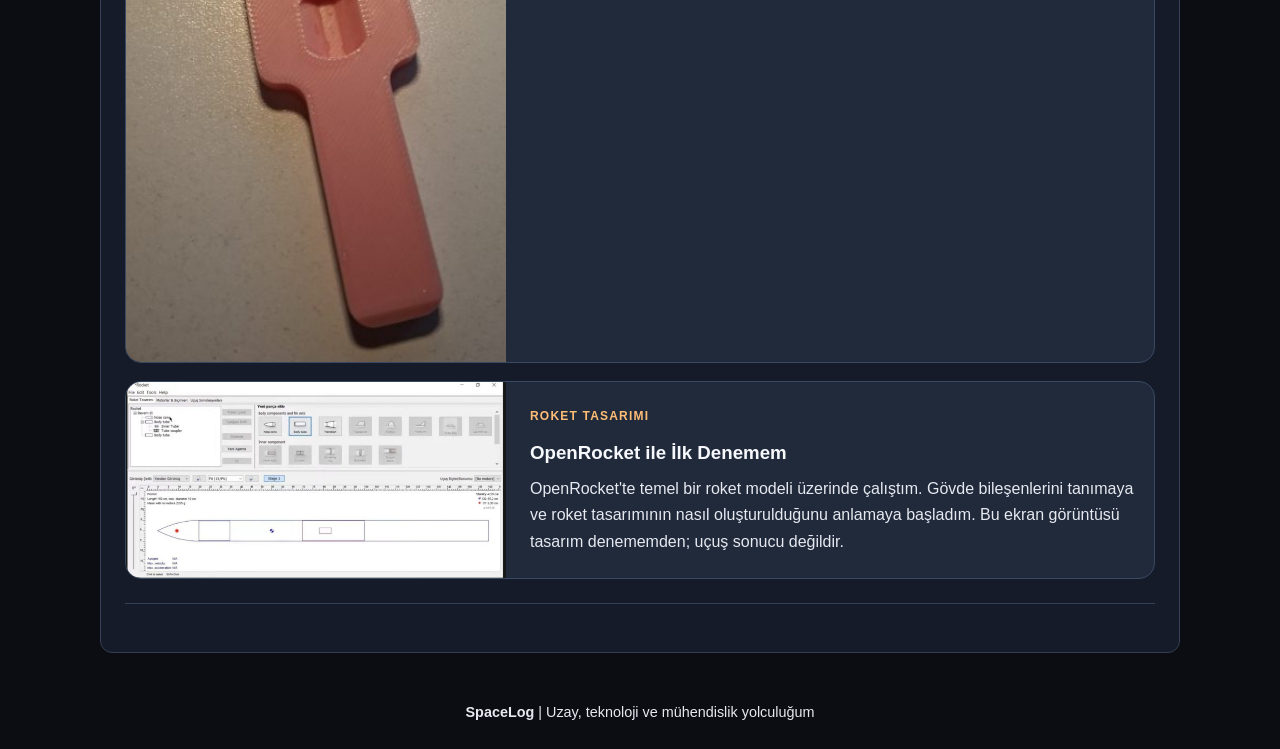
<file: mekanik.html>
<!DOCTYPE html>

<html lang="tr">
<head>
<meta charset="utf-8"/>
<meta content="width=device-width, initial-scale=1.0" name="viewport"/>
<title>SpaceLog | Mekanik Günlüğüm</title>
<link href="css/stil.css" rel="stylesheet"/>
</head>
<body class="ic-sayfa-koyu">
<header>
<h2 class="site-adi">SpaceLog</h2>
<nav aria-label="Ana menü">
<ul>
<li><a href="index.html"><img alt="" height="16" src="img/home.png" width="16"/> Ana Sayfa</a></li>
<li><a href="hakkimda.html"><img alt="" height="16" src="img/minik-yildiz.png" width="16"/> Hakkımda</a></li>
<li><a href="gunluk.html"><img alt="" height="16" src="img/minik-yildiz.png" width="16"/> Günlük</a></li>
<li><a href="uydu.html"><img alt="" height="16" src="img/minik-uydu.png" width="16"/> Model Uydu</a></li>
<li><a class="aktif" href="mekanik.html"><img alt="" height="16" src="img/minik-arac.png" width="16"/> Mekanik</a></li>
<li><a href="elektronik.html"><img alt="" height="16" src="img/minik-cip.png" width="16"/> Elektronik</a></li>
<li><a href="yazilim.html"><img alt="" height="16" src="img/minik-cip.png" width="16"/> Yazılım</a></li>
<li><a href="hedefler.html"><img alt="" height="16" src="img/minik-roket.png" width="16"/> Hedeflerim</a></li>
<li><a href="haberler.html"><img alt="" height="16" src="img/minik-roket.png" width="16"/> Haberler</a></li>
<li><a href="uyelik.html"><img alt="" height="16" src="img/minik-yildiz.png" width="16"/> Üye Kaydı</a></li>
</ul>
</nav>
</header>
<hr/>
<main>
<h1>Mekanikte Neler Yaptım?</h1>
<p>Bu yıl mekanik tasarımın mantığını öğrenmeye ve ürettiğim parçaları gerçek hayatta kullanmaya başladım.</p>
<hr/>
<h2>Bambu Lab ile 3B baskı</h2>
<p>Bambu Lab yazıcısını kullanırken baskı hazırlama, parça yönü, destek yapıları ve farklı tasarımların üretilebilirliği gibi konulara odaklanıyorum.</p>
<h3>Öğrenme listem</h3>
<ul>
<li>3B baskıya uygun model seçimi</li>
<li>Destek ve doluluk ayarlarını tanıma</li>
<li>Parçaların montaja uygunluğu</li>
</ul>
<hr/>
<h2>SolidWorks'e başlangıç</h2>
<p>SolidWorks'te eskiz çizimi, ölçülendirme ve basit katı modelleme konularını öğrenmeye başladım. Amacım fikirlerimi bilgisayarda çizip daha sonra üretime taşıyabilmek.</p>
<div class="tablo-kutu">
<table>
<tr>
<th>Çalışma</th>
<th>Hedefim</th>
</tr>
<tr>
<td>SolidWorks</td>
<td>Temel 3B modeller oluşturmak</td>
</tr>
<tr>
<td>Bambu Lab</td>
<td>Modelleri baskıya hazırlamak</td>
</tr>
</table>
</div>
<hr/>
<section>
<h2>Çalışmalarımdan notlar</h2>
<div class="calisma-kutulari">
<div class="calisma-kutu">
<img alt="" src="img/minik-arac.png" width="54"/>
<h3>Bambu Lab</h3>
<p>Baskı yönü ve destek ayarlarının parçanın üretimini nasıl etkilediğini öğreniyorum.</p>
</div>
<div class="calisma-kutu">
<img alt="" src="img/project.png" width="54"/>
<h3>SolidWorks</h3>
<p>Eskiz, ölçülendirme ve basit katı modeller üzerinde çalışıyorum.</p>
</div>
</div>
<p><small>Şimdilik mevcut site simgelerini kullandım; kendi baskı ve çizim fotoğraflarımı ileride ekleyeceğim.</small></p>
</section>
<section class="yeni-mekanik"><h2>Yeni Çalışmalarım</h2><article class="resimli-blok"><img alt="İlk 3B baskı denemem olan pembe ilaç kırma aparatı" loading="lazy" src="img/ilk-3b-baskim.jpg"/><div><span class="bolum-kicker">3B BASKI</span><h3>İlk 3B Baskım: İlaç Kırma Aparatı</h3><p>İlk 3B baskımda işlevsel bir ilaç kırma aparatı üretmeyi denedim. Parçanın menteşe yapısı, baskı katmanları ve üretim sonrası görünümü üzerinde gözlem yaptım.</p></div></article>
<article class="resimli-blok"><img alt="OpenRocket programındaki roket gövdesi modelim" loading="lazy" src="img/openrocket-denemem.jpg"/><div><span class="bolum-kicker">ROKET TASARIMI</span><h3>OpenRocket ile İlk Denemem</h3><p>OpenRocket'te temel bir roket modeli üzerinde çalıştım. Gövde bileşenlerini tanımaya ve roket tasarımının nasıl oluşturulduğunu anlamaya başladım. Bu ekran görüntüsü tasarım denememden; uçuş sonucu değildir.</p></div></article>

</section><hr/>
</main>
<footer><p><strong>SpaceLog</strong> | Uzay, teknoloji ve mühendislik yolculuğum</p></footer>
</body>
</html>
</file>
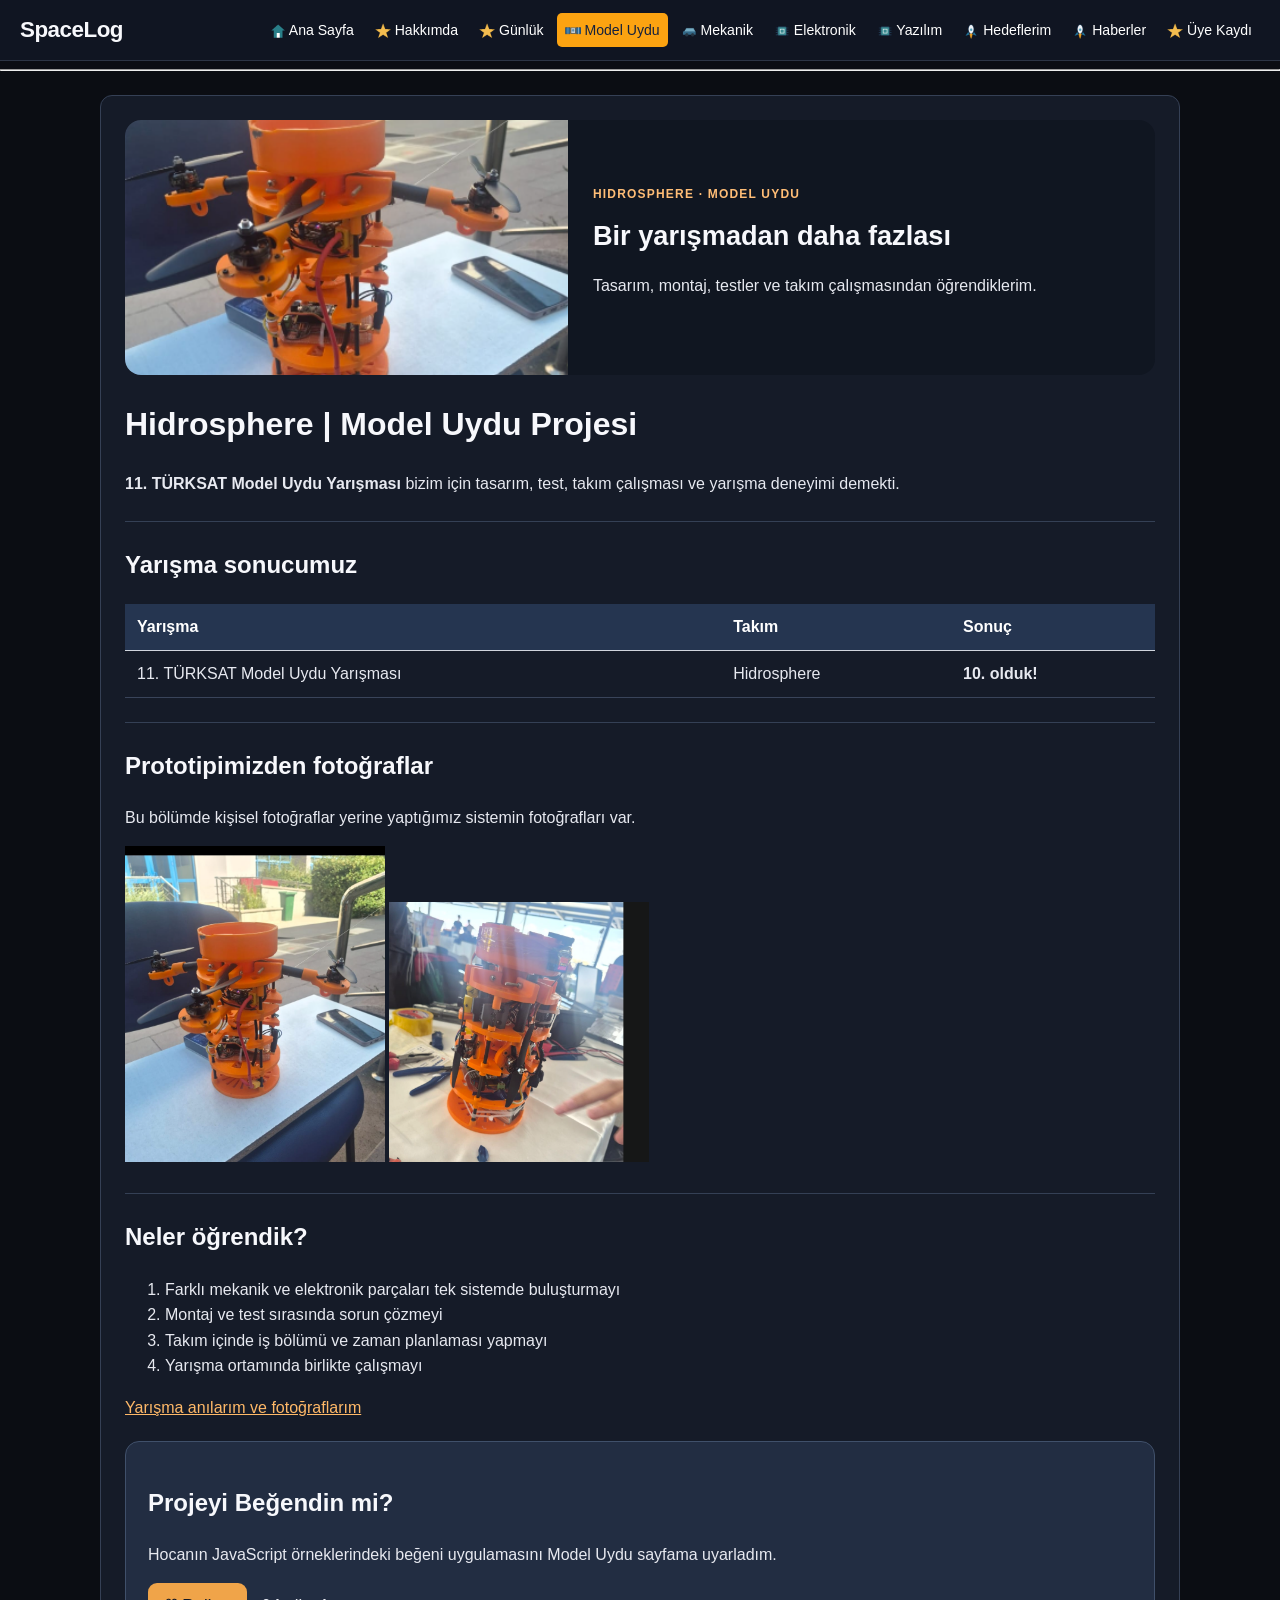
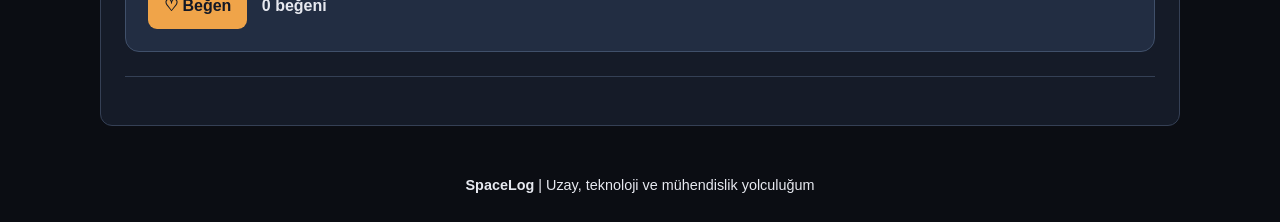
<file: uydu.html>
<!DOCTYPE html>
<html lang="tr">
<head>
<meta charset="utf-8"/>
<meta content="width=device-width, initial-scale=1.0" name="viewport"/>
<title>SpaceLog | Model Uydu</title>
<link href="css/stil.css" rel="stylesheet"/>
</head>
<body class="ic-sayfa-koyu">
<header>
<h2 class="site-adi">SpaceLog</h2>
<nav aria-label="Ana menü">
<ul>
<li><a href="index.html"><img alt="" height="16" src="img/home.png" width="16"/> Ana Sayfa</a></li>
<li><a href="hakkimda.html"><img alt="" height="16" src="img/minik-yildiz.png" width="16"/> Hakkımda</a></li>
<li><a href="gunluk.html"><img alt="" height="16" src="img/minik-yildiz.png" width="16"/> Günlük</a></li>
<li><a class="aktif" href="uydu.html"><img alt="" height="16" src="img/minik-uydu.png" width="16"/> Model Uydu</a></li>
<li><a href="mekanik.html"><img alt="" height="16" src="img/minik-arac.png" width="16"/> Mekanik</a></li>
<li><a href="elektronik.html"><img alt="" height="16" src="img/minik-cip.png" width="16"/> Elektronik</a></li>
<li><a href="yazilim.html"><img alt="" height="16" src="img/minik-cip.png" width="16"/> Yazılım</a></li>
<li><a href="hedefler.html"><img alt="" height="16" src="img/minik-roket.png" width="16"/> Hedeflerim</a></li>
<li><a href="haberler.html"><img alt="" height="16" src="img/minik-roket.png" width="16"/> Haberler</a></li>
<li><a href="uyelik.html"><img alt="" height="16" src="img/minik-yildiz.png" width="16"/> Üye Kaydı</a></li>
</ul>
</nav>
</header>
<hr/>
<main>
<div class="uydu-hero"><img alt="Hidrosphere model uydu prototipim" src="img/uydu-sistem-1.png"/><div><span class="bolum-kicker">HIDROSPHERE · MODEL UYDU</span><h2>Bir yarışmadan daha fazlası</h2><p>Tasarım, montaj, testler ve takım çalışmasından öğrendiklerim.</p></div></div><h1 class="uydu-vurgu">Hidrosphere | Model Uydu Projesi</h1>
<p><strong>11. TÜRKSAT Model Uydu Yarışması</strong> bizim için tasarım, test, takım çalışması ve yarışma deneyimi demekti.</p>
<hr/>
<h2>Yarışma sonucumuz</h2>
<div class="tablo-kutu">
<table>
<tr>
<th>Yarışma</th>
<th>Takım</th>
<th>Sonuç</th>
</tr>
<tr>
<td>11. TÜRKSAT Model Uydu Yarışması</td>
<td>Hidrosphere</td>
<td><strong>10. olduk!</strong></td>
</tr>
</table>
</div>
<hr/>
<h2>Prototipimizden fotoğraflar</h2>
<p>Bu bölümde kişisel fotoğraflar yerine yaptığımız sistemin fotoğrafları var.</p>
<img alt="Model uydu prototipi birinci görüntü" src="img/uydu-sistem-1.png" width="260"/>
<img alt="Model uydu prototipi ikinci görüntü" src="img/uydu-sistem-2.png" width="260"/>
<hr/>
<h2>Neler öğrendik?</h2>
<ol>
<li>Farklı mekanik ve elektronik parçaları tek sistemde buluşturmayı</li>
<li>Montaj ve test sırasında sorun çözmeyi</li>
<li>Takım içinde iş bölümü ve zaman planlaması yapmayı</li>
<li>Yarışma ortamında birlikte çalışmayı</li>
</ol>
<p><a href="gunluk.html">Yarışma anılarım ve fotoğraflarım</a></p>
<section class="icerik-panel"><h2>Projeyi Beğendin mi?</h2><p>Hocanın JavaScript örneklerindeki beğeni uygulamasını Model Uydu sayfama uyarladım.</p><button id="uydu-begen" type="button">♡ Beğen</button> <span id="uydu-begeni-sayisi">0 beğeni</span></section><hr/>
</main>
<footer><p><strong>SpaceLog</strong> | Uzay, teknoloji ve mühendislik yolculuğum</p></footer>
<script src="js/uydu.js"></script></body>
</html>
</file>
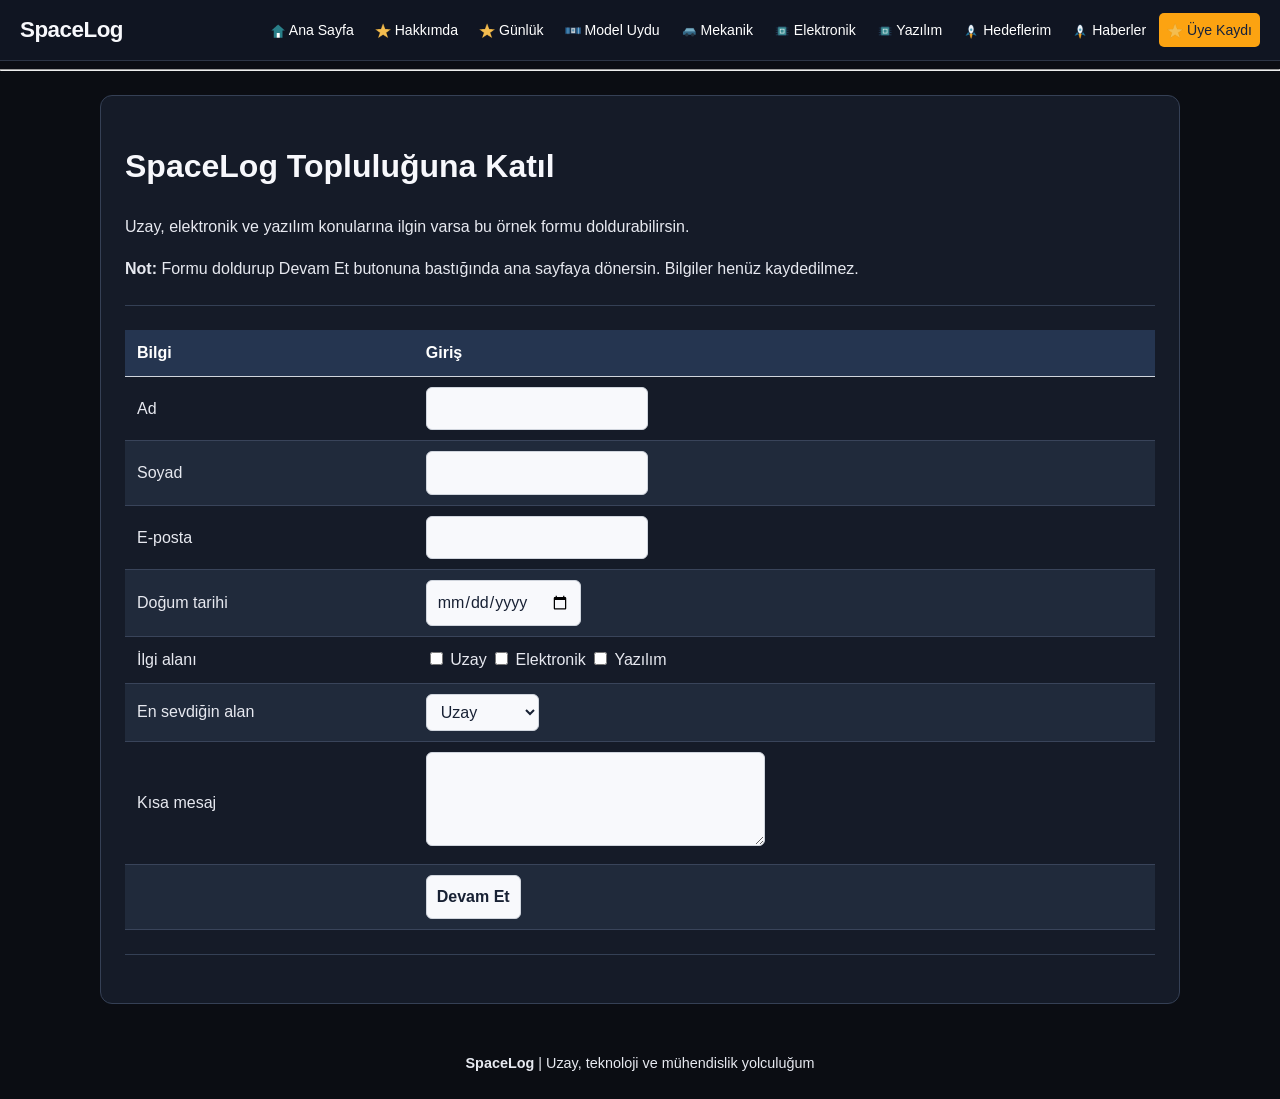
<file: uyelik.html>
<!DOCTYPE html>
<html lang="tr">
<head>
<meta charset="utf-8"/>
<meta content="width=device-width, initial-scale=1.0" name="viewport"/>
<title>SpaceLog | Üye Kaydı</title>
<link href="css/stil.css" rel="stylesheet"/>
</head>
<body class="ic-sayfa-koyu">
<header>
<h2 class="site-adi">SpaceLog</h2>
<nav aria-label="Ana menü">
<ul>
<li><a href="index.html"><img alt="" height="16" src="img/home.png" width="16"/> Ana Sayfa</a></li>
<li><a href="hakkimda.html"><img alt="" height="16" src="img/minik-yildiz.png" width="16"/> Hakkımda</a></li>
<li><a href="gunluk.html"><img alt="" height="16" src="img/minik-yildiz.png" width="16"/> Günlük</a></li>
<li><a href="uydu.html"><img alt="" height="16" src="img/minik-uydu.png" width="16"/> Model Uydu</a></li>
<li><a href="mekanik.html"><img alt="" height="16" src="img/minik-arac.png" width="16"/> Mekanik</a></li>
<li><a href="elektronik.html"><img alt="" height="16" src="img/minik-cip.png" width="16"/> Elektronik</a></li>
<li><a href="yazilim.html"><img alt="" height="16" src="img/minik-cip.png" width="16"/> Yazılım</a></li>
<li><a href="hedefler.html"><img alt="" height="16" src="img/minik-roket.png" width="16"/> Hedeflerim</a></li>
<li><a href="haberler.html"><img alt="" height="16" src="img/minik-roket.png" width="16"/> Haberler</a></li>
<li><a class="aktif" href="uyelik.html"><img alt="" height="16" src="img/minik-yildiz.png" width="16"/> Üye Kaydı</a></li>
</ul>
</nav>
</header>
<hr/>
<main>
<h1>SpaceLog Topluluğuna Katıl</h1>
<p>Uzay, elektronik ve yazılım konularına ilgin varsa bu örnek formu doldurabilirsin.</p>
<p><strong>Not:</strong> Formu doldurup Devam Et butonuna bastığında ana sayfaya dönersin. Bilgiler henüz kaydedilmez.</p>
<hr/>
<form id="uyelik-formu">
<div class="tablo-kutu">
<table>
<tr>
<th>Bilgi</th>
<th>Giriş</th>
</tr>
<tr>
<td>Ad</td>
<td><input name="ad" required="" type="text"/></td>
</tr>
<tr>
<td>Soyad</td>
<td><input name="soyad" required="" type="text"/></td>
</tr>
<tr>
<td>E-posta</td>
<td><input name="eposta" required="" type="email"/></td>
</tr>
<tr>
<td>Doğum tarihi</td>
<td><input name="dogum" required="" type="date"/></td>
</tr>
<tr>
<td>İlgi alanı</td>
<td><input name="uzay" type="checkbox"/> Uzay <input name="elektronik" type="checkbox"/> Elektronik <input name="yazilim" type="checkbox"/> Yazılım</td>
</tr>
<tr>
<td>En sevdiğin alan</td>
<td>
<select name="alan">
<option>Uzay</option>
<option>Elektronik</option>
<option>Yazılım</option>
<option>Mekanik</option>
</select>
</td>
</tr>
<tr>
<td>Kısa mesaj</td>
<td>
<textarea cols="32" name="mesaj" rows="3"></textarea>
</td>
</tr>
<tr>
<td></td>
<td><input type="submit" value="Devam Et"/></td>
</tr>
</table>
</div>
</form>
<hr/>
</main>
<footer><p><strong>SpaceLog</strong> | Uzay, teknoloji ve mühendislik yolculuğum</p></footer>
<script>
            document.getElementById("uyelik-formu").addEventListener("submit", function(olay) {
                olay.preventDefault();
                window.location.href = "index.html";
            });
        </script>
</body>
</html>
</file>
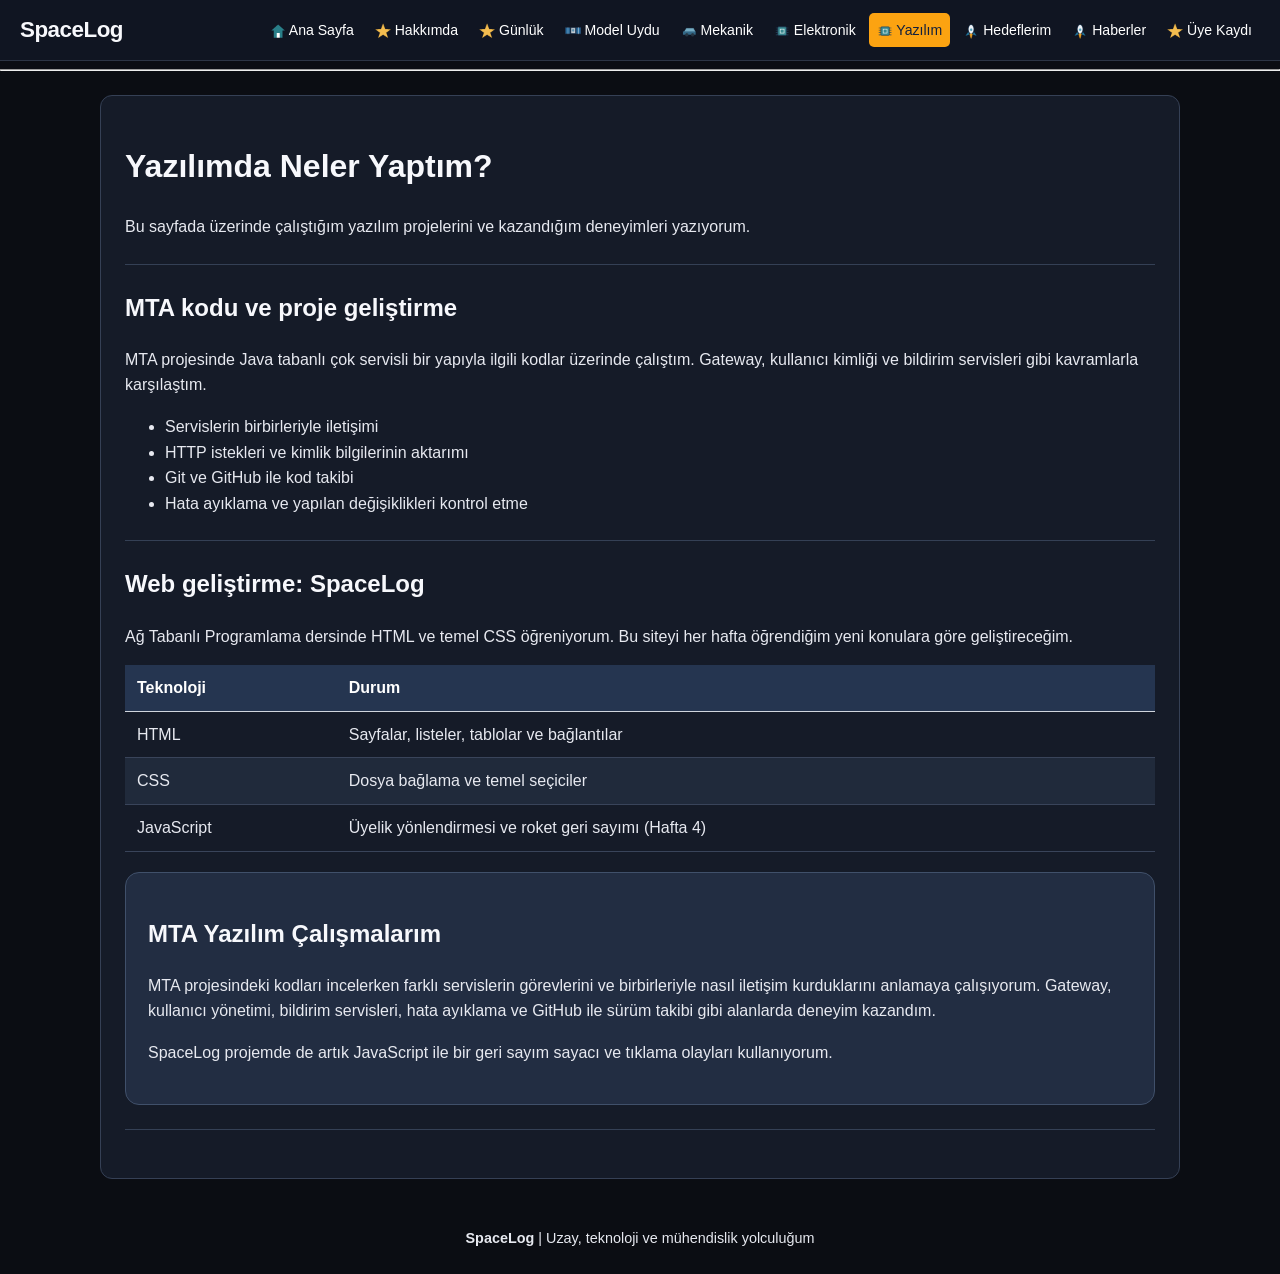
<file: yazilim.html>
<!DOCTYPE html>
<html lang="tr">
<head>
<meta charset="utf-8"/>
<meta content="width=device-width, initial-scale=1.0" name="viewport"/>
<title>SpaceLog | Yazılım Günlüğüm</title>
<link href="css/stil.css" rel="stylesheet"/>
</head>
<body class="ic-sayfa-koyu">
<header>
<h2 class="site-adi">SpaceLog</h2>
<nav aria-label="Ana menü">
<ul>
<li><a href="index.html"><img alt="" height="16" src="img/home.png" width="16"/> Ana Sayfa</a></li>
<li><a href="hakkimda.html"><img alt="" height="16" src="img/minik-yildiz.png" width="16"/> Hakkımda</a></li>
<li><a href="gunluk.html"><img alt="" height="16" src="img/minik-yildiz.png" width="16"/> Günlük</a></li>
<li><a href="uydu.html"><img alt="" height="16" src="img/minik-uydu.png" width="16"/> Model Uydu</a></li>
<li><a href="mekanik.html"><img alt="" height="16" src="img/minik-arac.png" width="16"/> Mekanik</a></li>
<li><a href="elektronik.html"><img alt="" height="16" src="img/minik-cip.png" width="16"/> Elektronik</a></li>
<li><a class="aktif" href="yazilim.html"><img alt="" height="16" src="img/minik-cip.png" width="16"/> Yazılım</a></li>
<li><a href="hedefler.html"><img alt="" height="16" src="img/minik-roket.png" width="16"/> Hedeflerim</a></li>
<li><a href="haberler.html"><img alt="" height="16" src="img/minik-roket.png" width="16"/> Haberler</a></li>
<li><a href="uyelik.html"><img alt="" height="16" src="img/minik-yildiz.png" width="16"/> Üye Kaydı</a></li>
</ul>
</nav>
</header>
<hr/>
<main>
<h1>Yazılımda Neler Yaptım?</h1>
<p>Bu sayfada üzerinde çalıştığım yazılım projelerini ve kazandığım deneyimleri yazıyorum.</p>
<hr/>
<h2>MTA kodu ve proje geliştirme</h2>
<p>MTA projesinde Java tabanlı çok servisli bir yapıyla ilgili kodlar üzerinde çalıştım. Gateway, kullanıcı kimliği ve bildirim servisleri gibi kavramlarla karşılaştım.</p>
<ul>
<li>Servislerin birbirleriyle iletişimi</li>
<li>HTTP istekleri ve kimlik bilgilerinin aktarımı</li>
<li>Git ve GitHub ile kod takibi</li>
<li>Hata ayıklama ve yapılan değişiklikleri kontrol etme</li>
</ul>
<hr/>
<h2>Web geliştirme: SpaceLog</h2>
<p>Ağ Tabanlı Programlama dersinde HTML ve temel CSS öğreniyorum. Bu siteyi her hafta öğrendiğim yeni konulara göre geliştireceğim.</p>
<div class="tablo-kutu">
<table>
<tr>
<th>Teknoloji</th>
<th>Durum</th>
</tr>
<tr>
<td>HTML</td>
<td>Sayfalar, listeler, tablolar ve bağlantılar</td>
</tr>
<tr>
<td>CSS</td>
<td>Dosya bağlama ve temel seçiciler</td>
</tr>
<tr>
<td>JavaScript</td>
<td>Üyelik yönlendirmesi ve roket geri sayımı (Hafta 4)</td>
</tr>
</table>
</div>
<section class="icerik-panel"><h2>MTA Yazılım Çalışmalarım</h2><p>MTA projesindeki kodları incelerken farklı servislerin görevlerini ve birbirleriyle nasıl iletişim kurduklarını anlamaya çalışıyorum. Gateway, kullanıcı yönetimi, bildirim servisleri, hata ayıklama ve GitHub ile sürüm takibi gibi alanlarda deneyim kazandım.</p><p>SpaceLog projemde de artık JavaScript ile bir geri sayım sayacı ve tıklama olayları kullanıyorum.</p></section><hr/>
</main>
<footer><p><strong>SpaceLog</strong> | Uzay, teknoloji ve mühendislik yolculuğum</p></footer>
</body>
</html>
</file>
<file: css/stil.css>
/* Hafta 2 - CSS: Renkler, yazı ayarları ve kutu modeli */
:root {
    --ana-renk: #14213D;
    --vurgu-renk: #FCA311;
    --baglanti-renk: #1D7066;
    --zemin: #F2F4F7;
    --metin: #1F2937;
    --kenar: #D0D5DD;
}

* {
    box-sizing: border-box;
}

body {
    font-family: Arial, sans-serif;
    font-size: 1rem;
    line-height: 1.6;
    color: var(--metin);
    background-color: var(--zemin);
}

h1, h2 {
    color: var(--ana-renk);
}

a {
    color: var(--baglanti-renk);
}

a:hover {
    color: var(--vurgu-renk);
}

/* İçerik kutusu - slaytın kutu modeli uygulaması */
main {
    max-width: 960px;
    margin: 24px auto;
    padding: 24px;
    background-color: white;
    border: 1px solid var(--kenar);
    border-radius: 12px;
}

/* Tablo - kenarlıklar artık CSS'te */
table {
    width: 100%;
    border-collapse: collapse;
}

th, td {
    padding: 10px 12px;
    text-align: left;
    border-bottom: 1px solid var(--kenar);
}

th {
    background-color: var(--ana-renk);
    color: white;
}

tr:nth-child(odd) {
    background-color: var(--zemin);
}

/* Form elemanları */
input, select, textarea {
    max-width: 400px;
    padding: 8px 10px;
    border: 1px solid var(--kenar);
    border-radius: 6px;
    font: inherit;
}

input[type="radio"], input[type="checkbox"] {
    width: auto;
}

input:focus, select:focus, textarea:focus {
    outline: 2px solid var(--vurgu-renk);
}

input[type="button"], input[type="submit"] {
    background-color: var(--vurgu-renk);
    color: var(--ana-renk);
    font-weight: bold;
    cursor: pointer;
}

/* Hafta 3 - Flexbox ile ortak üst menü */
header {
    display: flex;
    align-items: center;
    gap: 16px;
    padding: 12px 20px;
    background-color: var(--ana-renk);
    border-radius: 8px;
}
.site-adi { color: white; margin: 0; font-size: 1.4rem; }
nav { margin-left: auto; }
nav ul { display: flex; flex-wrap: wrap; gap: 5px; margin: 0; padding: 0; list-style: none; }
nav a { display: block; padding: 6px 8px; border-radius: 5px; color: white; text-decoration: none; font-size: 0.88rem; }
nav a:hover, nav a.aktif { background-color: var(--vurgu-renk); color: var(--ana-renk); }
nav img { vertical-align: middle; }
footer { text-align: center; font-size: 0.9rem; }

/* Yeni eklenen küçük içerik bölümleri */
.haber-kutu { display: flex; gap: 16px; align-items: flex-start; border-bottom: 1px solid var(--kenar); padding: 12px 0; }
.haber-kutu img { flex-shrink: 0; }
.haber-kutu h3 { margin-top: 0; }
.calisma-kutulari { display: flex; gap: 12px; flex-wrap: wrap; }
.calisma-kutu { flex: 1 1 190px; padding: 12px; border: 1px solid var(--kenar); border-radius: 8px; }
.calisma-kutu h3 { margin: 4px 0; }
.calisma-kutu p { margin: 8px 0; }
.tablo-kutu { overflow-x: auto; }
main img { max-width: 100%; height: auto; }

/* Hafta 3 - Mobil görünüm (600 piksel ve altı) */
@media (max-width: 600px) {
    header { flex-direction: column; align-items: flex-start; padding: 12px; }
    nav { margin-left: 0; }
    nav ul { flex-wrap: wrap; }
    main { margin: 12px 0; padding: 16px; }
    .haber-kutu { flex-direction: column; }
    input, select, textarea { max-width: 100%; }
}


/* Hafta 3 ek tasarımı: siyah delik temalı ana sayfa.
   Diğer sayfaların içerikleri ve açık renkli ana kutuları korunur. */
body { margin: 0; }
header { border-radius: 0; }
header .site-adi { white-space: nowrap; letter-spacing: -0.5px; }
header nav ul { justify-content: flex-end; }
header nav a { transition: background-color .2s, color .2s; }
footer { padding: 10px 14px; }

.ana-sayfa { background: #090a0e; color: #f3f3f3; }
.ana-sayfa header {
    background: #09090b;
    border-bottom: 1px solid #343036;
    padding: 16px 26px;
    gap: 22px;
}
.ana-sayfa header .site-adi { font-size: 1.65rem; color: white; }
.ana-sayfa nav a { color: #ededed; font-size: .87rem; padding: 7px 8px; }
.ana-sayfa nav img { display: none; }
.ana-sayfa nav a:hover, .ana-sayfa nav a.aktif {
    color: #ffad4c;
    background: #29201b;
}
.ana-kapak {
    min-height: 660px;
    padding: 120px 4% 34px;
    display: flex;
    flex-direction: column;
    justify-content: space-between;
    gap: 90px;
    background-image: linear-gradient(90deg, rgba(0,0,0,.84) 0%, rgba(0,0,0,.40) 50%, rgba(0,0,0,.04) 100%), url('../img/siyah-delik-arka-plan.jpg');
    background-color: #000;
    background-size: cover;
    background-position: center;
}
.kapak-icerik { max-width: 710px; }
.ust-etiket { color: #f2b97b; font-size: .82rem; font-weight: bold; letter-spacing: 2px; }
.ana-kapak h1 { font-size: clamp(3.4rem, 8vw, 6rem); line-height: 1.05; margin: 15px 0 18px; color: white; }
.kapak-aciklama { font-size: clamp(1.1rem, 2.1vw, 1.55rem); color: #e7e5e4; max-width: 650px; }
.kapak-baglantilar { display: flex; flex-wrap: wrap; gap: 14px; margin-top: 30px; }
.kapak-buton { display: inline-block; border-radius: 9px; padding: 12px 22px; text-decoration: none; font-weight: bold; }
.kapak-buton span { margin-left: 12px; }
.kapak-buton.birincil { background: #ba722a; color: white; border: 1px solid #f5b264; }
.kapak-buton.ikincil { background: rgba(0,0,0,.54); color: white; border: 1px solid #ae8b67; }
.kapak-buton:hover { background: #f1aa55; color: #1b110b; }
.kapak-kartlar { display: flex; gap: 16px; flex-wrap: wrap; }
.kapak-kart {
    flex: 1 1 255px; min-width: 0; display: flex; align-items: center; gap: 14px;
    text-decoration: none; color: #fff; padding: 14px;
    background: rgba(20,19,21,.88); border: 1px solid #5b5050;
    border-radius: 15px;
}
.kapak-kart:hover { border-color: #efaa58; background: rgba(48,34,26,.94); color: white; }
.kapak-kart img { width: 84px; height: 84px; flex-shrink: 0; object-fit: cover; border-radius: 10px; background: #171717; }
.kapak-kart span:not(.kart-ok) { display: block; min-width: 0; }
.kapak-kart strong { display: block; font-size: 1.05rem; line-height: 1.2; }
.kapak-kart small { display: block; color: #c7c5c4; line-height: 1.35; margin-top: 8px; }
.kapak-kart .kart-ok { margin-left: auto; color: #fcb35e; font-size: 1.6rem; }
.ana-sayfa main { color: #1F2937; max-width: 1050px; margin: 32px auto; }
.ana-sayfa footer { color: #bfbec4; }
.ana-sayfa footer strong { color: #fff; }

@media (max-width: 900px) {
    .ana-sayfa header { flex-wrap: wrap; }
    .ana-sayfa nav { margin-left: 0; }
    .ana-sayfa nav ul { justify-content: flex-start; }
    .ana-kapak { padding-top: 75px; gap: 60px; min-height: 570px; }
}
@media (max-width: 600px) {
    .ana-sayfa header { padding: 14px; }
    .ana-sayfa nav a { padding: 6px 7px; }
    .ana-kapak { min-height: 0; padding: 60px 16px 24px; gap: 60px; background-position: 65% center; }
    .ust-etiket { font-size: .7rem; letter-spacing: 1px; }
    .kapak-kart { flex-basis: 100%; }
    .kapak-kart img { width: 70px; height: 70px; }
    .ana-sayfa main { margin: 14px 10px; padding: 16px; }
}

/* Hafta 3: Haber fotoğrafları ve kısa açıklamalar */
.haber-listesi { display: flex; flex-direction: column; gap: 14px; margin: 22px 0; }
.haber-karti { display: flex; gap: 18px; align-items: flex-start; padding: 16px; border: 1px solid var(--kenar); border-radius: 10px; background-color: #fbfcfe; }
.haber-gorsel-baglanti { display: block; flex: 0 0 170px; }
.haber-karti .haber-fotograf { width: 170px; height: 116px; max-width: 100%; border-radius: 8px; object-fit: cover; display: block; background: #e1e5ea; }
.haber-metin { min-width: 0; }
.haber-metin h2 { font-size: 1.08rem; line-height: 1.35; margin: 0 0 6px; }
.haber-metin p { margin: 6px 0; }
.haber-tarih { color: #566273; font-size: .86rem; font-weight: bold; }
.haber-metin small { color: #657080; }
@media (max-width: 600px) {
    .haber-karti { flex-direction: column; padding: 13px; }
    .haber-gorsel-baglanti { flex-basis: auto; width: 100%; }
    .haber-karti .haber-fotograf { width: 100%; height: 160px; }
}

/* Hafta 4 - Canlı geri sayım ve mobil görünüm kontrolü */
.geri-sayim { padding: 26px 16px; background: #111116; color: #f6f2ee; }
.geri-sayim-icerik { max-width: 960px; margin: 0 auto; }
.geri-sayim h2 { color: #fff; margin: 8px 0; }
.geri-sayim-ust { color: #ffb365; font-size: .8rem; font-weight: bold; letter-spacing: 1px; }
.geri-sayim label { display: block; margin: 18px 0 8px; }
.geri-sayim-kontrol { display: flex; flex-wrap: wrap; gap: 10px; align-items: center; }
.geri-sayim input { max-width: 100%; color: #111; background: #fff; }
.geri-sayim button { padding: 9px 13px; border: 1px solid #e9ab64; border-radius: 6px; background: #ba722a; color: #fff; cursor: pointer; }
.geri-sayim button:hover { background: #db8b37; }
.geri-sayim-degerler { display: flex; flex-wrap: wrap; gap: 12px; margin-top: 20px; }
.geri-sayim-degerler div { flex: 1 1 95px; text-align: center; border: 1px solid #57483e; border-radius: 8px; padding: 14px 8px; background: #211c1b; }
.geri-sayim-degerler strong { display: block; font-size: clamp(1.6rem, 4vw, 2.4rem); color: #ffb365; }
.geri-sayim-degerler span { font-size: .85rem; }
#sayac-mesaj { min-height: 24px; color: #e9dbcf; }
@media (max-width: 600px) {
    .geri-sayim { padding: 22px 12px; }
    .geri-sayim-kontrol input, .geri-sayim-kontrol button { width: 100%; }
    .geri-sayim-degerler { gap: 8px; }
    .geri-sayim-degerler div { flex-basis: 42%; }
}

/* Hafta 4: ikincil sayaç butonları */
#ornek-tarih, #sayaci-durdur, #sayaci-sifirla {
    background-color: transparent;
    color: #f5d4b4;
}
#ornek-tarih:hover, #sayaci-durdur:hover, #sayaci-sifirla:hover {
    background-color: #40302a;
}

/* Hafta 4 - Koyu içerik sayfaları ve fotoğraflı çalışma blokları */
.ic-sayfa-koyu {background:#0b0d13;color:#e7e9f0;}
.ic-sayfa-koyu header {background:#101522;border-bottom:1px solid #2c3444;}
.ic-sayfa-koyu main {background:#151b28;color:#e7e9f0;border-color:#354055;max-width:1080px;}
.ic-sayfa-koyu h1,.ic-sayfa-koyu h2,.ic-sayfa-koyu h3 {color:#f7f8fc;}
.ic-sayfa-koyu main a {color:#ffb968;}
.ic-sayfa-koyu main a:hover {color:#fdd9a6;}
.ic-sayfa-koyu main hr {border:0;border-top:1px solid #344055;margin:24px 0;}
.ic-sayfa-koyu main th {background:#253550;}
.ic-sayfa-koyu main tr:nth-child(odd) {background:#202a3b;}
.ic-sayfa-koyu main td {border-bottom-color:#39445a;}
.ic-sayfa-koyu .calisma-kutu {background:#202a3b;border-color:#3b4760;}
.ic-sayfa-koyu input,.ic-sayfa-koyu select,.ic-sayfa-koyu textarea {background:#f8f9fc;color:#182134;}
.resimli-blok {display:flex;align-items:stretch;gap:24px;background:#202a3b;border:1px solid #384961;border-radius:16px;overflow:hidden;margin:18px 0;}
.resimli-blok>img {width:40%;max-width:380px;min-height:190px;object-fit:cover;flex-shrink:0;}
.resimli-blok>div {padding:20px 20px 20px 0;flex:1;}
.resimli-blok h3 {margin:10px 0 8px;}
.resimli-blok p {margin:0;line-height:1.65;}
.bolum-kicker {font-size:.75rem;font-weight:bold;color:#ffbd76;letter-spacing:1.2px;}
.icerik-panel {padding:22px;margin:20px 0;border:1px solid #40506a;background:#222d42;border-radius:14px;}
.uydu-hero {min-height:255px;border-radius:16px;overflow:hidden;display:flex;background:#101621;margin:0 0 24px;align-items:center;}
.uydu-hero img {width:43%;height:255px;object-fit:cover;}
.uydu-hero>div {padding:20px 25px;}
.uydu-hero h2 {font-size:1.7rem;margin:8px 0;}
#uydu-begen,.haber-detay-buton {background:#f0a449;color:#121826;border:0;border-radius:9px;padding:10px 16px;font:inherit;cursor:pointer;font-weight:bold;}
#uydu-begeni-sayisi {margin-left:10px;font-weight:bold;}
/* Haberler: solda fotoğraf, sağda kısa yazı, butonla açılan detay */
.haber-yeni-listesi {gap:18px;}
.haber-yeni-kart {background:#202a3b;border:1px solid #3f4a60;border-radius:16px;padding:0;overflow:hidden;align-items:stretch;gap:0;}
.haber-yeni-kart>.haber-fotograf {width:36%;max-width:360px;height:240px;max-height:none;object-fit:cover;border-radius:0;flex-shrink:0;}
.haber-yeni-kart>.haber-metin {flex:1;padding:20px 24px;}
.haber-kategori {font-size:.75rem;color:#ffbd76;font-weight:700;letter-spacing:.8px;}
.haber-yeni-kart h2 {margin:9px 0 10px;color:#fff;font-size:1.25rem;}
.haber-yeni-kart p {color:#d6ddea;line-height:1.65;}
.haber-detay {margin-top:12px;padding-top:12px;border-top:1px solid #44516a;}
.haber-detay[hidden] {display:none;}
.haber-detay a {color:#ffb968;}
.haber-detay small {color:#adb8c9;}
.haber-detay-buton {margin-top:10px;}
/* Ana sayfa: yeni içerik kartları */
.yeni-hafta-bolumu {padding:18px 0 25px;}
.bolum-ust>h2 {margin:6px 0 8px;}
.mini-kartlar {display:flex;gap:16px;flex-wrap:wrap;margin-top:16px;}
.mini-kart {flex:1 1 230px;min-width:0;display:block;background:#f5f6f9;border-radius:13px;overflow:hidden;text-decoration:none;border:1px solid #d9dee7;}
.mini-kart img {width:100%;height:160px;object-fit:cover;display:block;}
.mini-kart div {padding:13px 16px;}
.mini-kart strong {display:block;color:#19253a;font-size:1rem;}
.mini-kart small {display:block;color:#4d5968;margin-top:5px;}
.ana-sayfa .profil-baslik {font-size:1.7rem;}
.ana-sayfa .profil-aciklama {font-size:1.06rem;max-width:760px;line-height:1.8;border-left:4px solid #df9b49;padding-left:17px;}
.sayac-ust-gorsel {position:relative;height:155px;overflow:hidden;border-radius:14px;margin-bottom:22px;}
.sayac-ust-gorsel img {width:100%;height:100%;object-fit:cover;object-position:50% 43%;filter:brightness(.7);}
.sayac-ust-gorsel span {position:absolute;bottom:12px;left:15px;color:#fff;font-size:.82rem;font-weight:bold;letter-spacing:1px;}
@media (max-width:700px){
 .resimli-blok,.uydu-hero,.haber-yeni-kart {flex-direction:column;}
 .resimli-blok>img,.uydu-hero img,.haber-yeni-kart>.haber-fotograf {width:100%;max-width:none;height:215px;min-height:0;}
 .resimli-blok>div,.uydu-hero>div {padding:16px;}
 .haber-yeni-kart>.haber-metin {padding:16px;}
 .mini-kart {flex-basis:100%;}
 .ana-sayfa .ana-kapak {background-position:66% center;}
}


/* Hafta 4 - Kişisel Günlük: bütün anılar fotoğraf solda, yazı sağda kartlar */
.gunluk-ana .gunluk-giris {margin-bottom:24px;}
.gunluk-ana .yeni-gunlukler {margin:30px 0 42px;}
.gunluk-ana .yeni-gunlukler>h2 {margin:0 0 6px;}
.gunluk-ana .yeni-gunlukler>p {margin:0 0 18px;color:#c3ccd8;}
.gunluk-ana .gunluk-karti {margin:16px 0;}
.gunluk-ana .gunluk-karti>img {height:250px;min-height:250px;object-fit:cover;object-position:center 35%;}
.gunluk-ana .gunluk-karti-metin {align-self:center;}
.gunluk-ana .gunluk-karti h3 {font-size:1.17rem;line-height:1.3;}
.gunluk-ana .gunluk-ek-fotograf {display:block;margin-top:14px;width:180px;max-width:100%;height:auto;border-radius:9px;}
.gunluk-ana .gunluk-alt-baglanti {margin:30px 0 8px;}
@media (max-width:700px) {
  .gunluk-ana .gunluk-karti>img {width:100%;height:230px;min-height:0;max-width:none;object-position:center 30%;}
  .gunluk-ana .gunluk-karti-metin {align-self:stretch;}
}

/* Son küçük düzenleme: 2. günlük fotoğraf hizası */
.gunluk-odak-foto { object-position: center 24%; }
</file>
